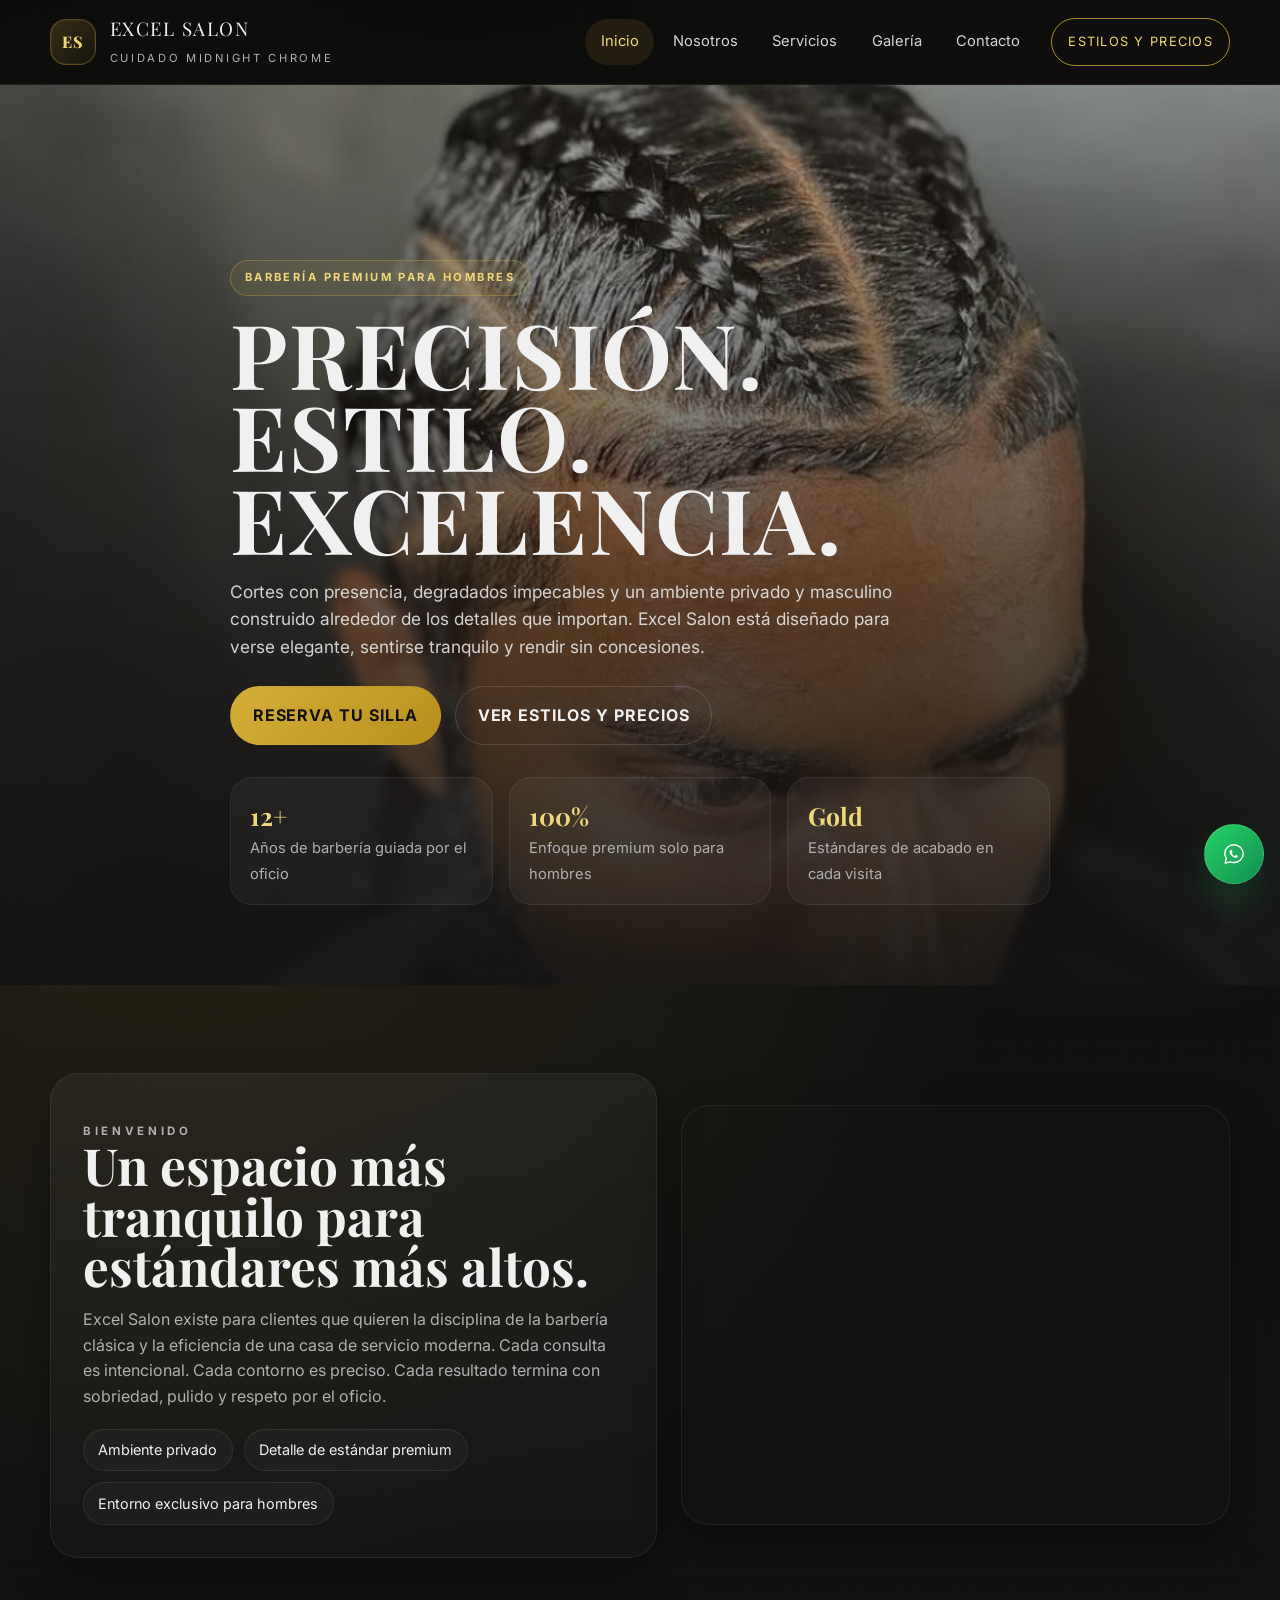
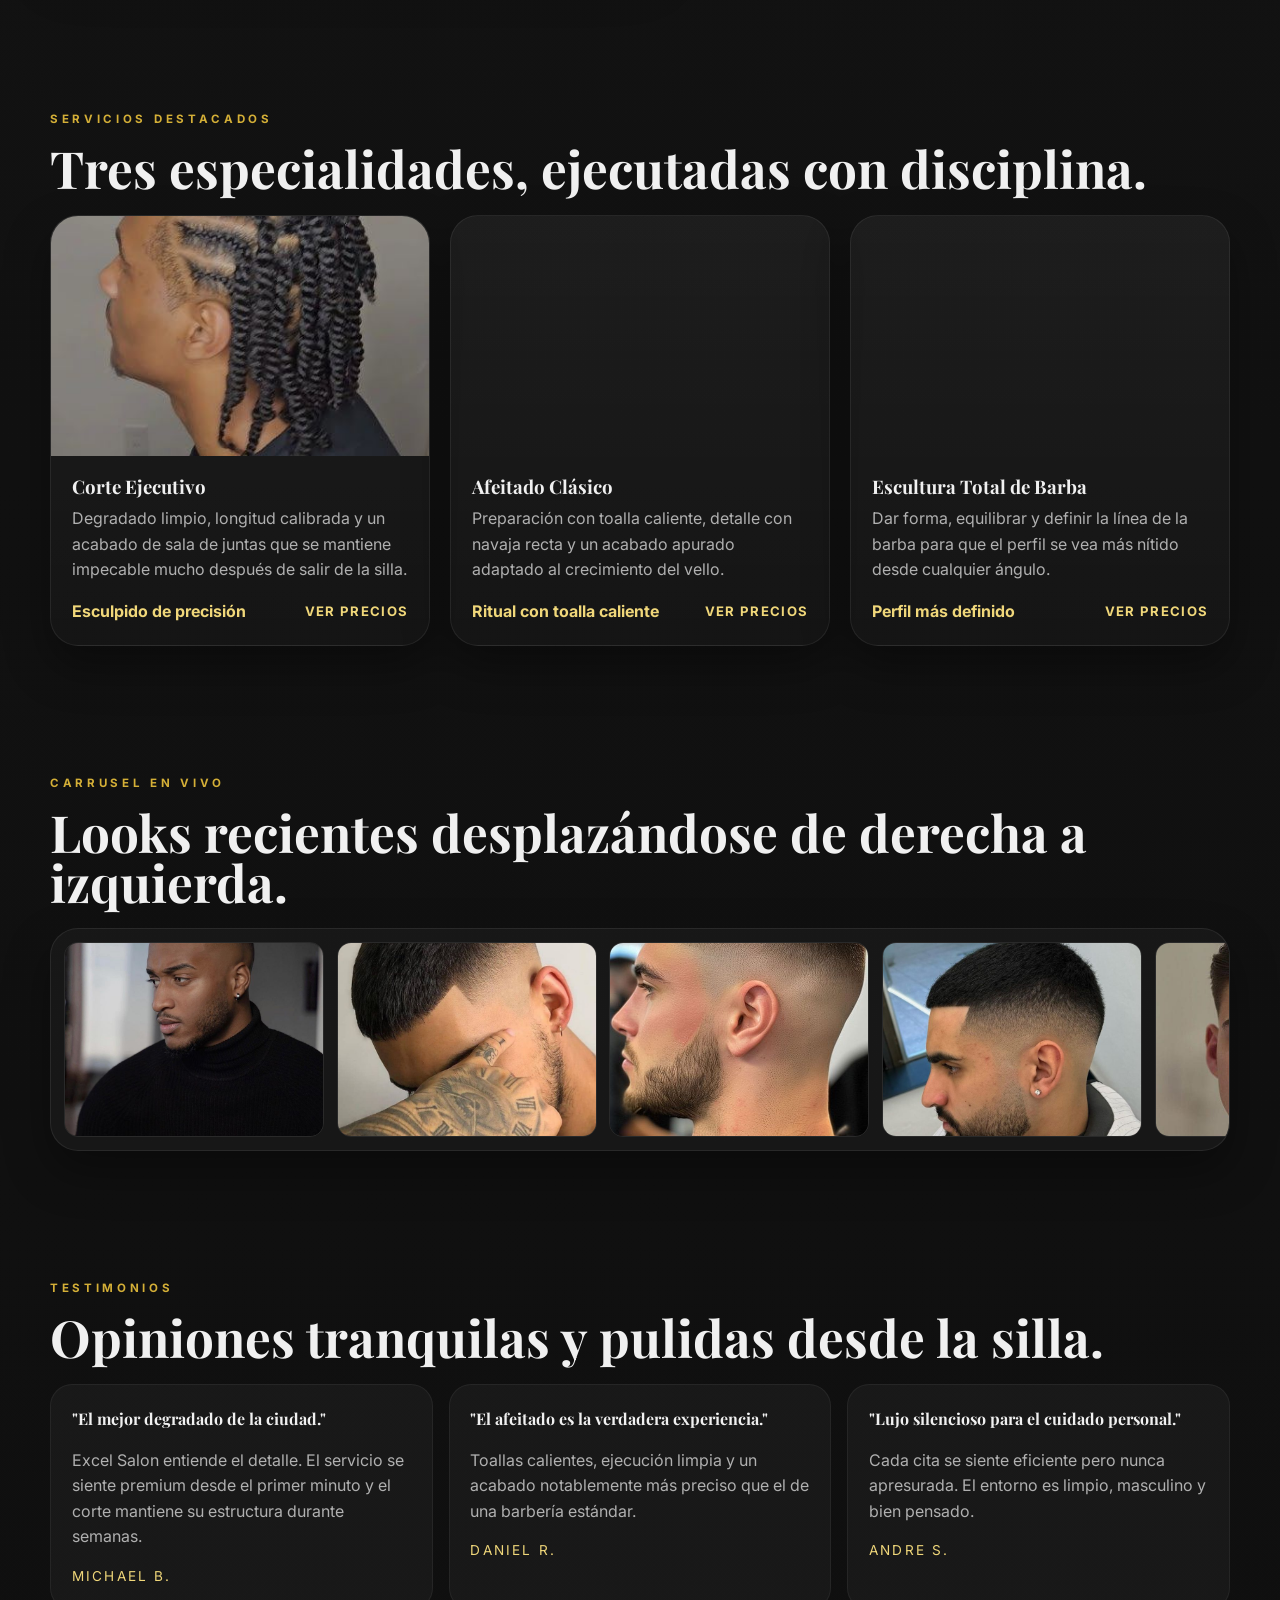
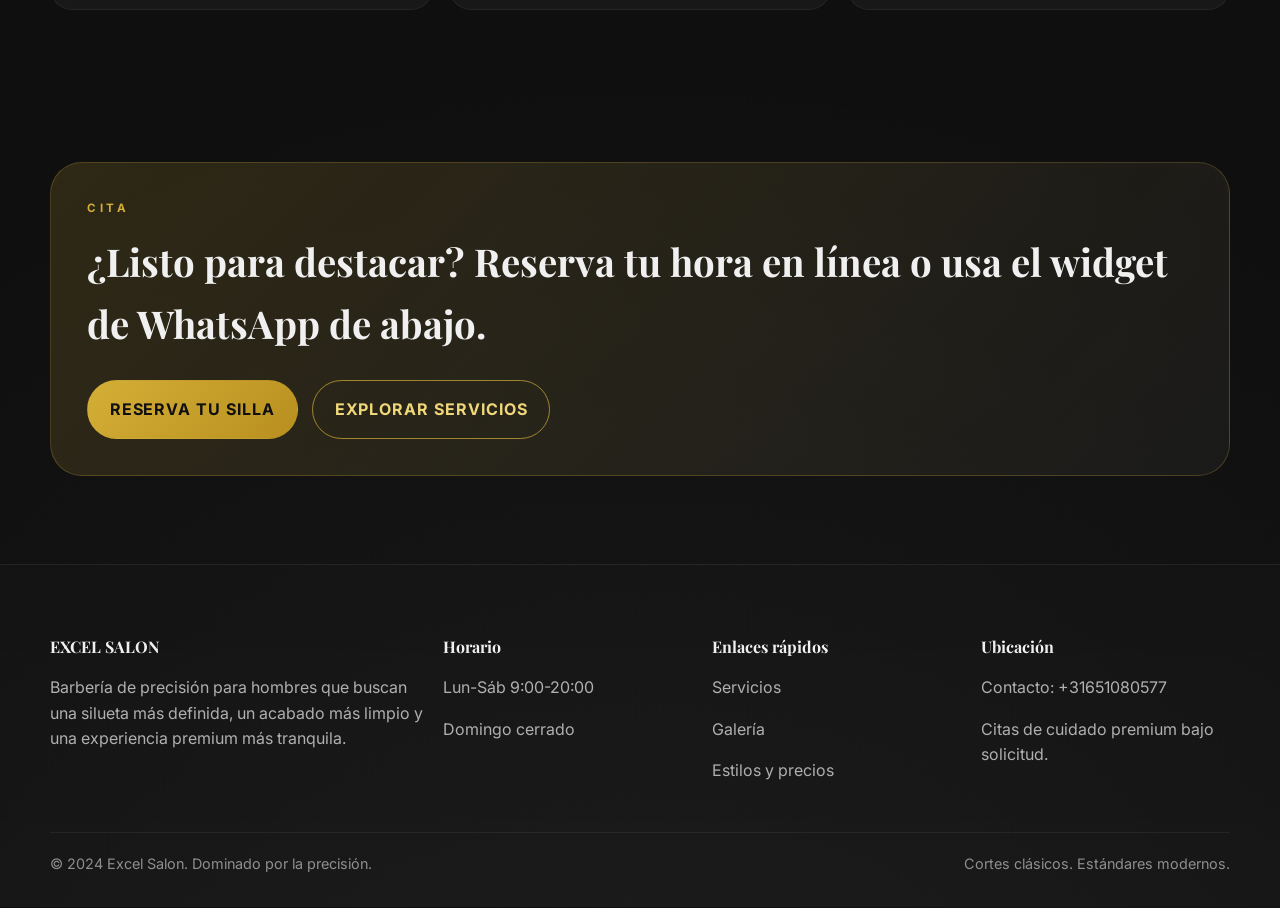
<file: index.html>
<!doctype html>
<html lang="es">
<head>
  <meta charset="utf-8">
  <meta name="viewport" content="width=device-width, initial-scale=1">
  <meta name="description" content="Excel Salon - premium men's barbering and grooming with a midnight chrome aesthetic.">
  <title>Excel Salon | Home</title>
  <link rel="stylesheet" href="styles.css">
</head>
<body>
  <!-- Global header injected by scripts.js -->
  <div data-global-header></div>

  <main>
    <section class="hero">
      <div class="hero-media" style="background-image:url('img/mens-23.jpg');"></div>
      <div class="container hero-copy reveal">
        <span class="hero-eyebrow">Barbería premium para hombres</span>
        <h1 class="hero-title">PRECISIÓN. ESTILO. EXCELENCIA.</h1>
        <p>Cortes con presencia, degradados impecables y un ambiente privado y masculino construido alrededor de los detalles que importan. Excel Salon está diseñado para verse elegante, sentirse tranquilo y rendir sin concesiones.</p>
        <div class="hero-actions">
          <a class="btn btn-primary" href="contact.html">Reserva tu silla</a>
          <a class="btn btn-secondary" href="styles-pricing.html">Ver estilos y precios</a>
        </div>
        <div class="stat-strip reveal" style="margin-top:2rem;">
          <div class="stat"><strong>12+</strong><span>Años de barbería guiada por el oficio</span></div>
          <div class="stat"><strong>100%</strong><span>Enfoque premium solo para hombres</span></div>
          <div class="stat"><strong>Gold</strong><span>Estándares de acabado en cada visita</span></div>
        </div>
      </div>
    </section>

    <section class="section reveal">
      <div class="container split">
        <div class="copy-block panel">
          <p class="section-kicker">Bienvenido</p>
          <h2 class="section-title">Un espacio más tranquilo para estándares más altos.</h2>
          <p>Excel Salon existe para clientes que quieren la disciplina de la barbería clásica y la eficiencia de una casa de servicio moderna. Cada consulta es intencional. Cada contorno es preciso. Cada resultado termina con sobriedad, pulido y respeto por el oficio.</p>
          <div class="pill-list">
            <span class="pill">Ambiente privado</span>
            <span class="pill">Detalle de estándar premium</span>
            <span class="pill">Entorno exclusivo para hombres</span>
          </div>
        </div>
        <div class="panel card-media" style="background-image:url('https://images.unsplash.com/photo-1622288432450-277d0d73b0b7?auto=format&fit=crop&w=1200&q=80'); min-height:420px;"></div>
      </div>
    </section>

    <section class="section compact reveal">
      <div class="container">
        <p class="section-kicker">Servicios destacados</p>
        <h2 class="section-title">Tres especialidades, ejecutadas con disciplina.</h2>
        <div class="grid-3" style="margin-top:1.4rem;">
          <article class="card">
            <div class="card-media" style="background-image:url('img/mens-25.jpg');"></div>
            <div class="card-body">
              <h3>Corte Ejecutivo</h3>
              <p>Degradado limpio, longitud calibrada y un acabado de sala de juntas que se mantiene impecable mucho después de salir de la silla.</p>
              <div class="card-meta"><span>Esculpido de precisión</span><a class="card-link" href="styles-pricing.html">Ver precios</a></div>
            </div>
          </article>
          <article class="card">
            <div class="card-media" style="background-image:url('https://images.unsplash.com/photo-1599351431202-1e0f0137899a?auto=format&fit=crop&w=1200&q=80');"></div>
            <div class="card-body">
              <h3>Afeitado Clásico</h3>
              <p>Preparación con toalla caliente, detalle con navaja recta y un acabado apurado adaptado al crecimiento del vello.</p>
              <div class="card-meta"><span>Ritual con toalla caliente</span><a class="card-link" href="styles-pricing.html">Ver precios</a></div>
            </div>
          </article>
          <article class="card">
            <div class="card-media" style="background-image:url('https://images.unsplash.com/photo-1517832606299-7ae9b720a186?auto=format&fit=crop&w=1200&q=80');"></div>
            <div class="card-body">
              <h3>Escultura Total de Barba</h3>
              <p>Dar forma, equilibrar y definir la línea de la barba para que el perfil se vea más nítido desde cualquier ángulo.</p>
              <div class="card-meta"><span>Perfil más definido</span><a class="card-link" href="styles-pricing.html">Ver precios</a></div>
            </div>
          </article>
        </div>
      </div>
    </section>

    <section class="section compact reveal">
      <div class="container">
        <p class="section-kicker">Carrusel en vivo</p>
        <h2 class="section-title">Looks recientes desplazándose de derecha a izquierda.</h2>
        <div class="gallery-marquee" aria-label="Homepage scrolling hairstyle carousel">
          <div class="gallery-marquee-track">
            <img src="img/mens-3.jpg" alt="Homepage carousel hairstyle 1">
            <img src="img/mens-4.jpg" alt="Homepage carousel hairstyle 2">
            <img src="img/mens-5.jpg" alt="Homepage carousel hairstyle 3">
            <img src="img/mens-6.jpg" alt="Homepage carousel hairstyle 4">
            <img src="img/mens-7.jpg" alt="Homepage carousel hairstyle 5">
            <img src="img/mens-8.jpg" alt="Homepage carousel hairstyle 6">
            <img src="img/mens-9.jpg" alt="Homepage carousel hairstyle 7">
            <img src="img/mens-10.jpg" alt="Homepage carousel hairstyle 8">

            <img src="img/mens-3.jpg" alt="Homepage carousel hairstyle 1 duplicate" aria-hidden="true">
            <img src="img/mens-4.jpg" alt="Homepage carousel hairstyle 2 duplicate" aria-hidden="true">
            <img src="img/mens-5.jpg" alt="Homepage carousel hairstyle 3 duplicate" aria-hidden="true">
            <img src="img/mens-6.jpg" alt="Homepage carousel hairstyle 4 duplicate" aria-hidden="true">
            <img src="img/mens-7.jpg" alt="Homepage carousel hairstyle 5 duplicate" aria-hidden="true">
            <img src="img/mens-8.jpg" alt="Homepage carousel hairstyle 6 duplicate" aria-hidden="true">
            <img src="img/mens-9.jpg" alt="Homepage carousel hairstyle 7 duplicate" aria-hidden="true">
            <img src="img/mens-10.jpg" alt="Homepage carousel hairstyle 8 duplicate" aria-hidden="true">
          </div>
        </div>
      </div>
    </section>

    <section class="section compact reveal">
      <div class="container">
        <p class="section-kicker">Testimonios</p>
        <h2 class="section-title">Opiniones tranquilas y pulidas desde la silla.</h2>
        <div class="review-grid" style="margin-top:1.4rem;">
          <article class="review">
            <h4>"El mejor degradado de la ciudad."</h4>
            <p>Excel Salon entiende el detalle. El servicio se siente premium desde el primer minuto y el corte mantiene su estructura durante semanas.</p>
            <div class="caption">Michael B.</div>
          </article>
          <article class="review">
            <h4>"El afeitado es la verdadera experiencia."</h4>
            <p>Toallas calientes, ejecución limpia y un acabado notablemente más preciso que el de una barbería estándar.</p>
            <div class="caption">Daniel R.</div>
          </article>
          <article class="review">
            <h4>"Lujo silencioso para el cuidado personal."</h4>
            <p>Cada cita se siente eficiente pero nunca apresurada. El entorno es limpio, masculino y bien pensado.</p>
            <div class="caption">Andre S.</div>
          </article>
        </div>
      </div>
    </section>

    <section class="section reveal">
      <div class="container cta-banner">
        <p class="section-kicker">Cita</p>
        <h2>¿Listo para destacar? Reserva tu hora en línea o usa el widget de WhatsApp de abajo.</h2>
        <div class="action-row">
          <a class="btn btn-primary" href="contact.html">Reserva tu silla</a>
          <a class="btn btn-outline" href="services.html">Explorar servicios</a>
        </div>
      </div>
    </section>
  </main>

  <!-- Global footer injected by scripts.js -->
  <div data-global-footer></div>
  <script src="scripts.js" defer></script>
</body>
</html>
</file>
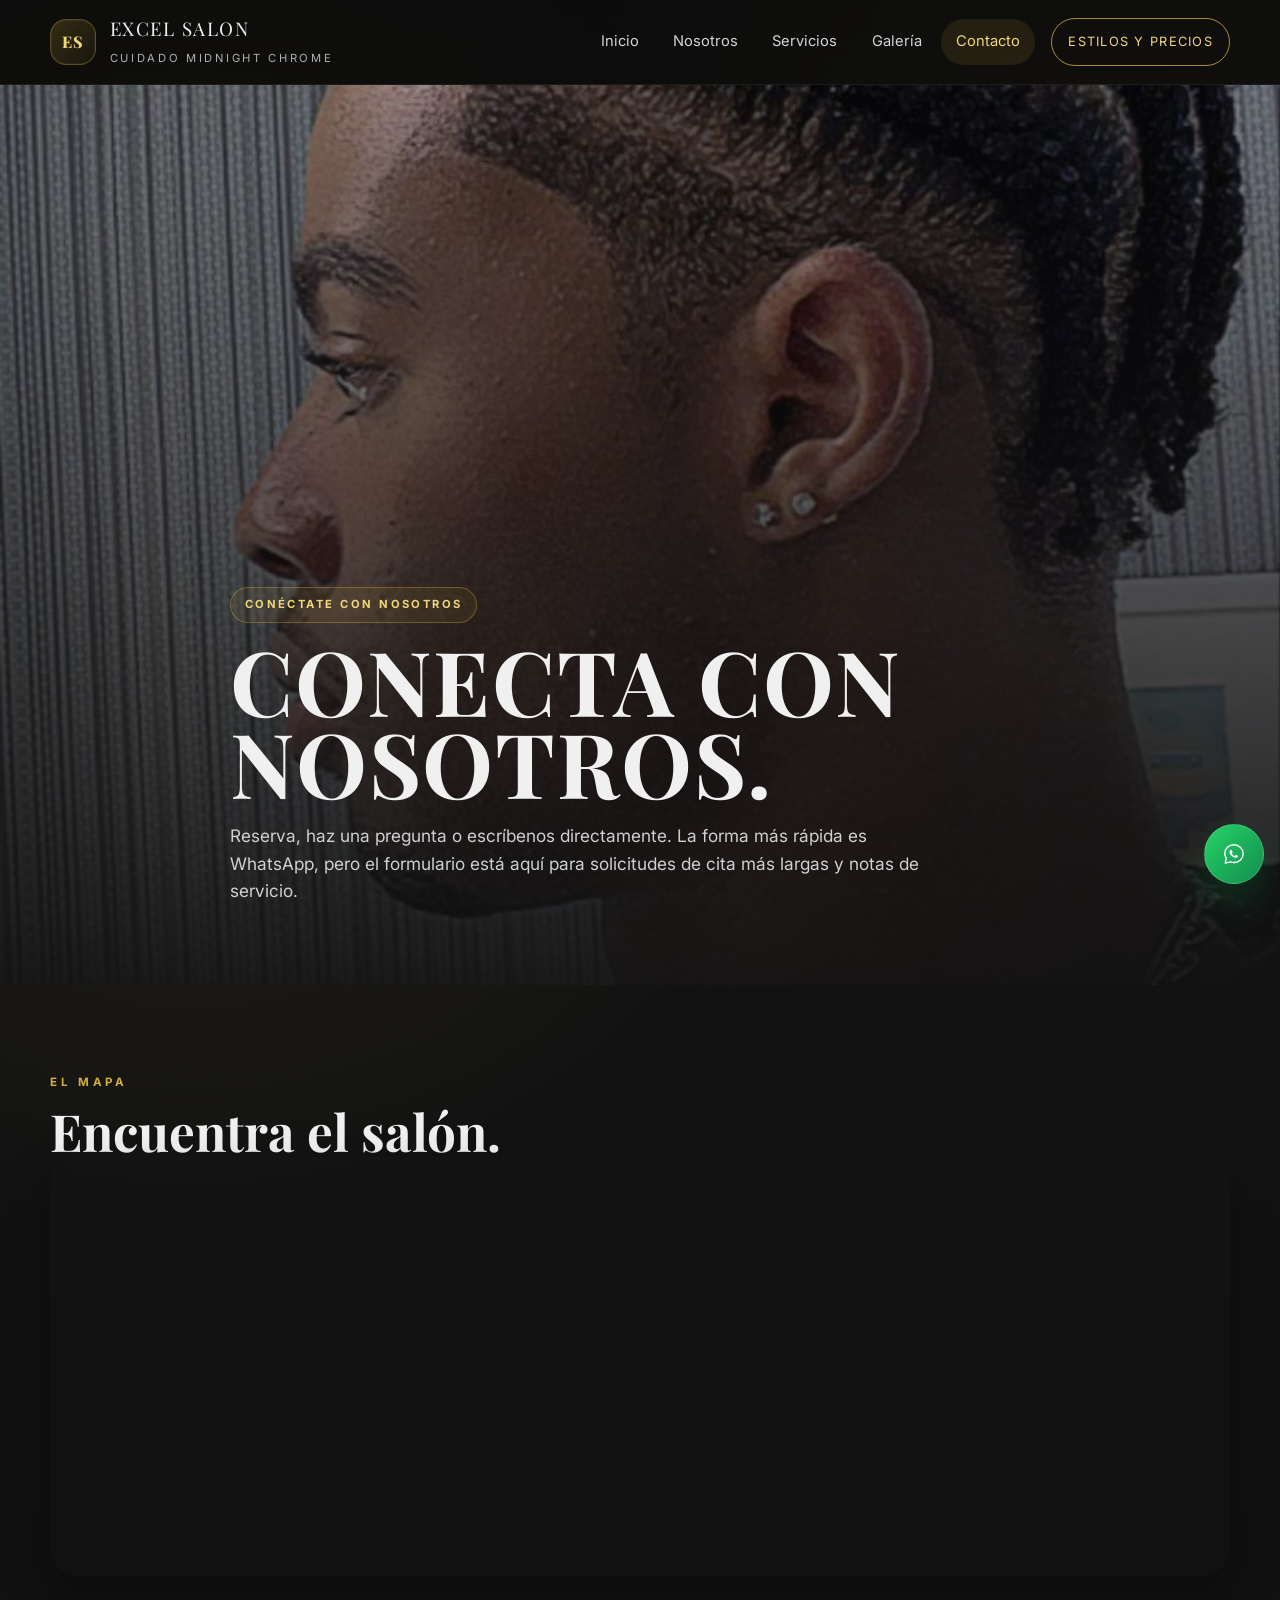
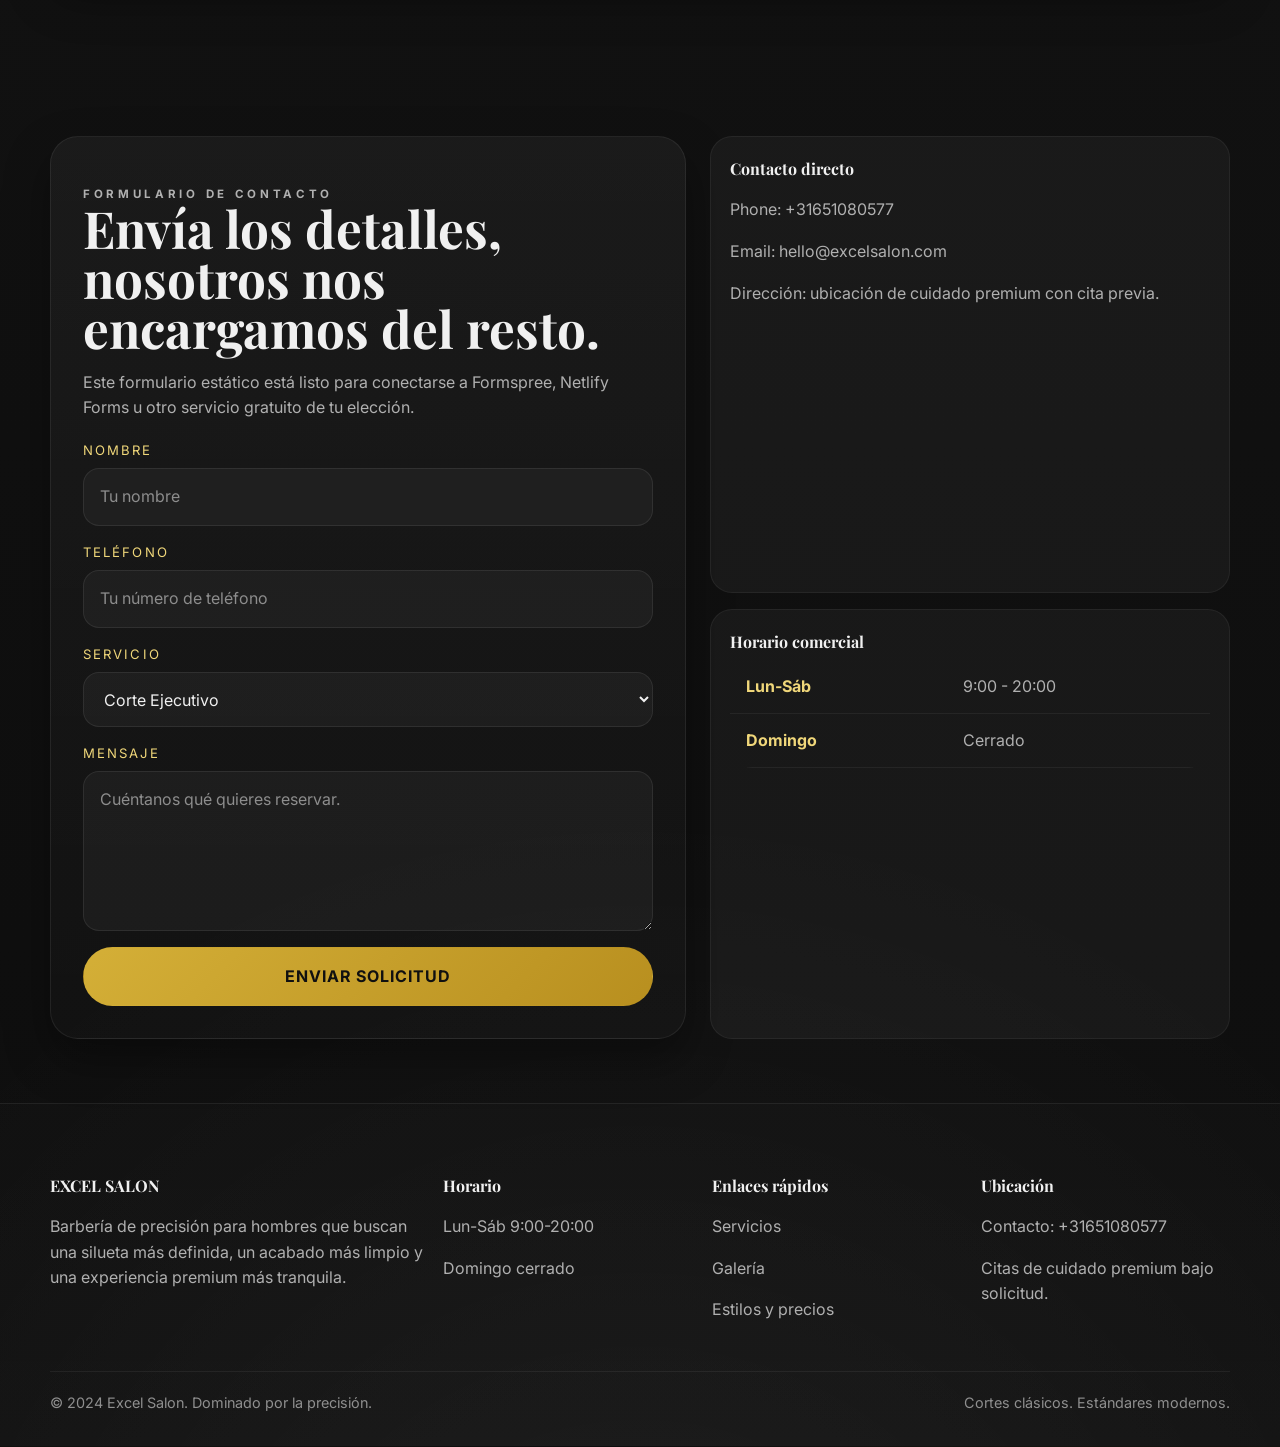
<file: contact.html>
<!doctype html>
<html lang="es">
<head>
  <meta charset="utf-8">
  <meta name="viewport" content="width=device-width, initial-scale=1">
  <meta name="description" content="Contacta a Excel Salon para citas, indicaciones y horario.">
  <title>Excel Salon | Contacto</title>
  <link rel="stylesheet" href="styles.css">
</head>
<body>
  <!-- Global header injected by scripts.js -->
  <div data-global-header></div>

  <main>
    <section class="hero">
      <div class="hero-media" style="background-image:url('img/mens-22.jpg');"></div>
      <div class="container hero-copy reveal">
        <span class="hero-eyebrow">Conéctate con nosotros</span>
        <h1 class="hero-title">CONECTA CON NOSOTROS.</h1>
        <p>Reserva, haz una pregunta o escríbenos directamente. La forma más rápida es WhatsApp, pero el formulario está aquí para solicitudes de cita más largas y notas de servicio.</p>
      </div>
    </section>

    <section class="section reveal">
      <div class="container">
        <p class="section-kicker">El mapa</p>
        <h2 class="section-title">Encuentra el salón.</h2>
        <iframe
          class="map-frame"
          title="Mapa de ubicación de Excel Salon"
          loading="lazy"
          referrerpolicy="no-referrer-when-downgrade"
          src="https://www.google.com/maps?q=Amsterdam&output=embed">
        </iframe>
      </div>
    </section>

    <section class="section compact reveal">
      <div class="container contact-grid">
        <div class="panel copy-block">
          <p class="section-kicker">Formulario de contacto</p>
          <h2 class="section-title">Envía los detalles, nosotros nos encargamos del resto.</h2>
          <p>Este formulario estático está listo para conectarse a Formspree, Netlify Forms u otro servicio gratuito de tu elección.</p>
          <form class="form-grid" action="#" method="post" style="margin-top:1.2rem;">
            <div class="field">
              <label for="name">Nombre</label>
              <input id="name" name="name" type="text" placeholder="Tu nombre">
            </div>
            <div class="field">
              <label for="phone">Teléfono</label>
              <input id="phone" name="phone" type="tel" placeholder="Tu número de teléfono">
            </div>
            <div class="field">
              <label for="service">Servicio</label>
              <select id="service" name="service">
                <option>Corte Ejecutivo</option>
                <option>Afeitado Clásico</option>
                <option>Esculpido de Barba</option>
                <option>Consulta de estilos y precios</option>
              </select>
            </div>
            <div class="field">
              <label for="message">Mensaje</label>
              <textarea id="message" name="message" placeholder="Cuéntanos qué quieres reservar."></textarea>
            </div>
            <button class="btn btn-primary" type="submit">Enviar solicitud</button>
          </form>
        </div>

        <div class="info-stack">
          <article class="info-card">
            <h4>Contacto directo</h4>
            <p>Phone: +31651080577</p>
            <p>Email: hello@excelsalon.com</p>
            <p>Dirección: ubicación de cuidado premium con cita previa.</p>
          </article>
          <article class="info-card">
            <h4>Horario comercial</h4>
            <table class="hours-table">
              <tr><th>Lun-Sáb</th><td>9:00 - 20:00</td></tr>
              <tr><th>Domingo</th><td>Cerrado</td></tr>
            </table>
          </article>
        </div>
      </div>
    </section>
  </main>

  <!-- Global footer injected by scripts.js -->
  <div data-global-footer></div>
  <script src="scripts.js" defer></script>
</body>
</html>
</file>
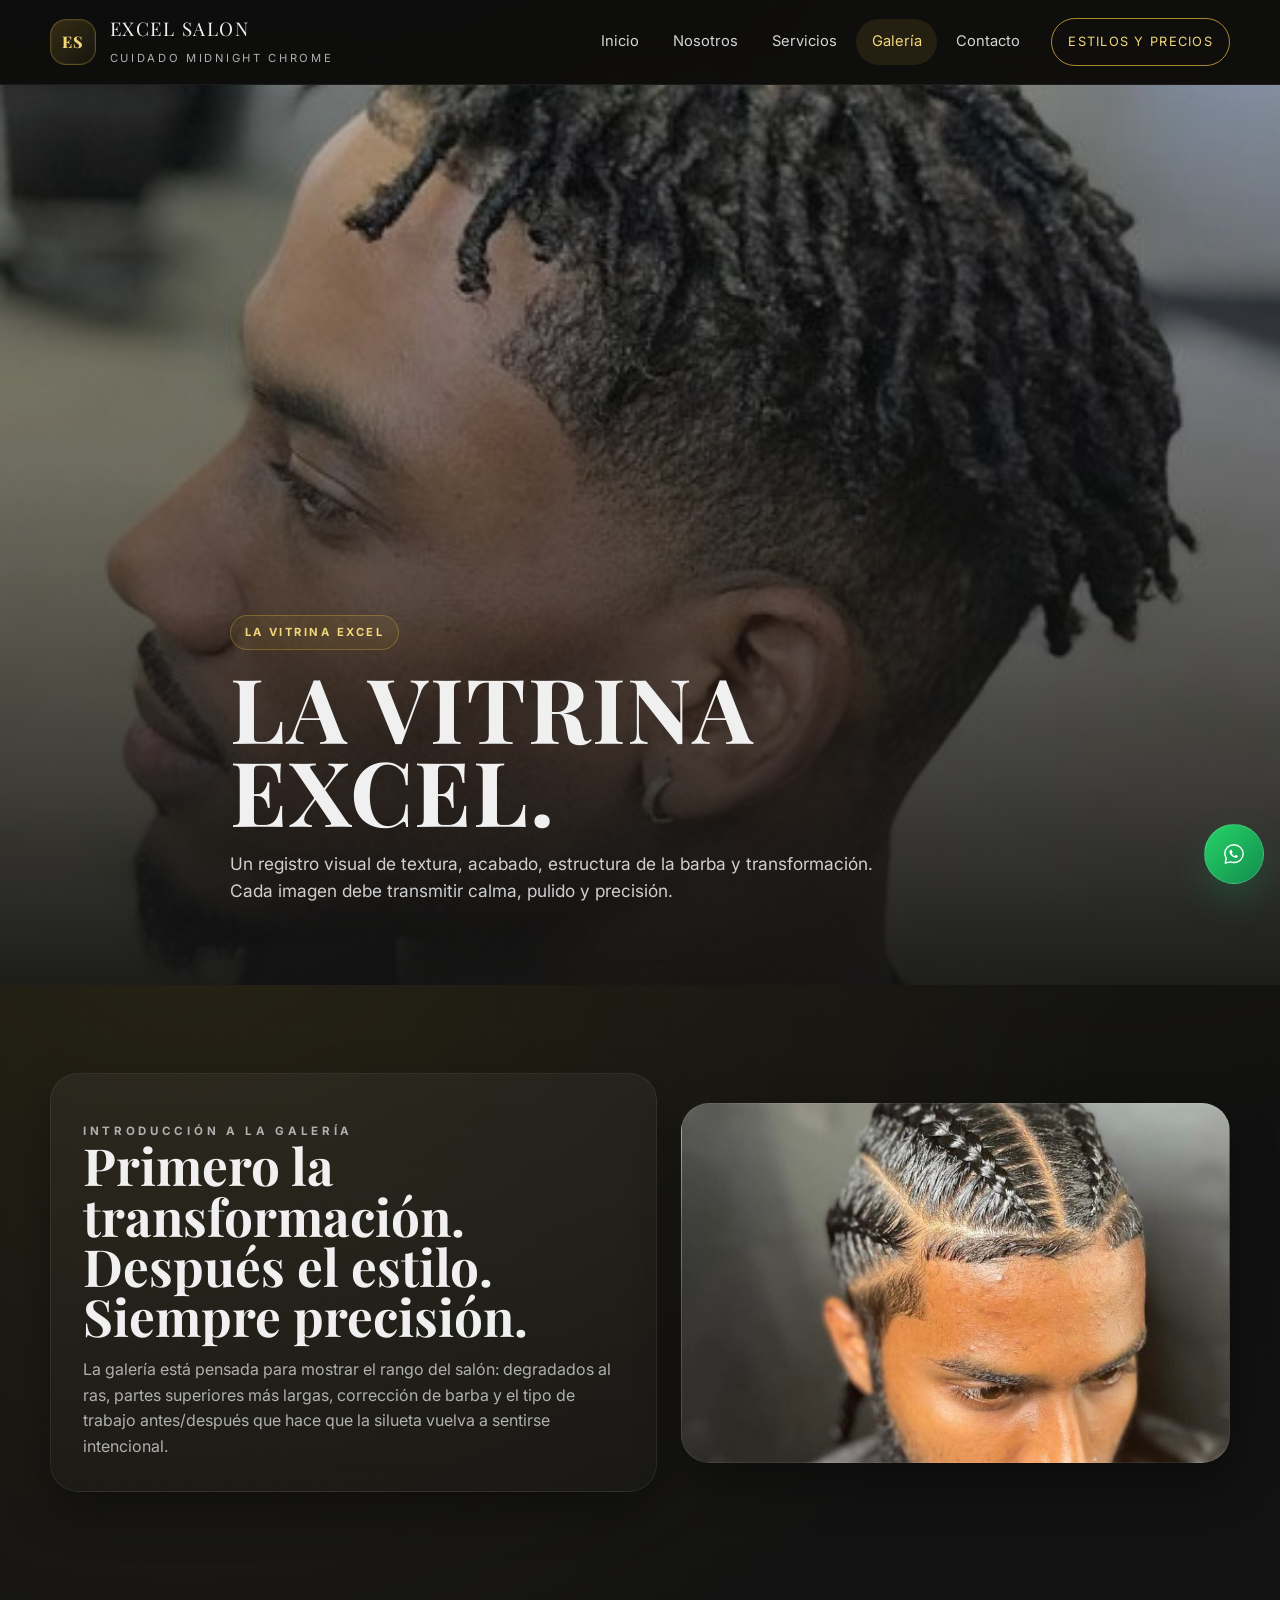
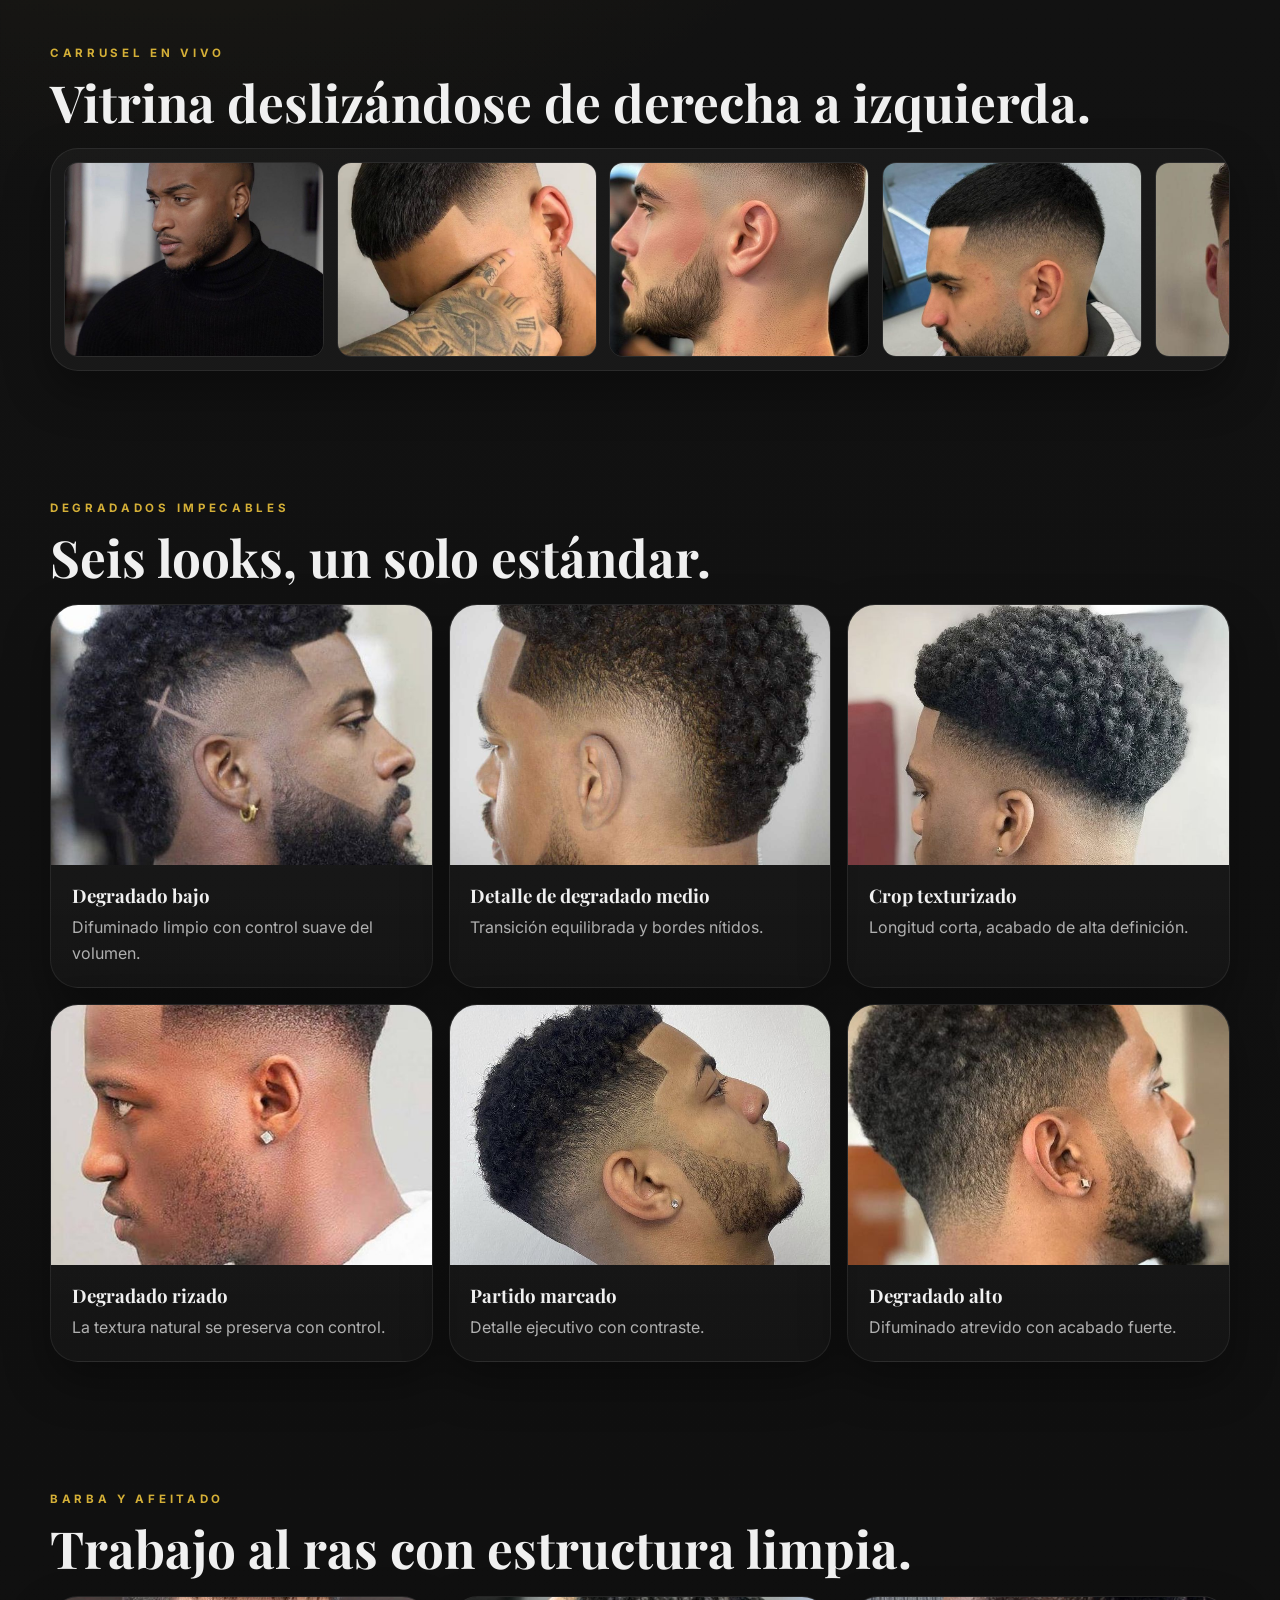
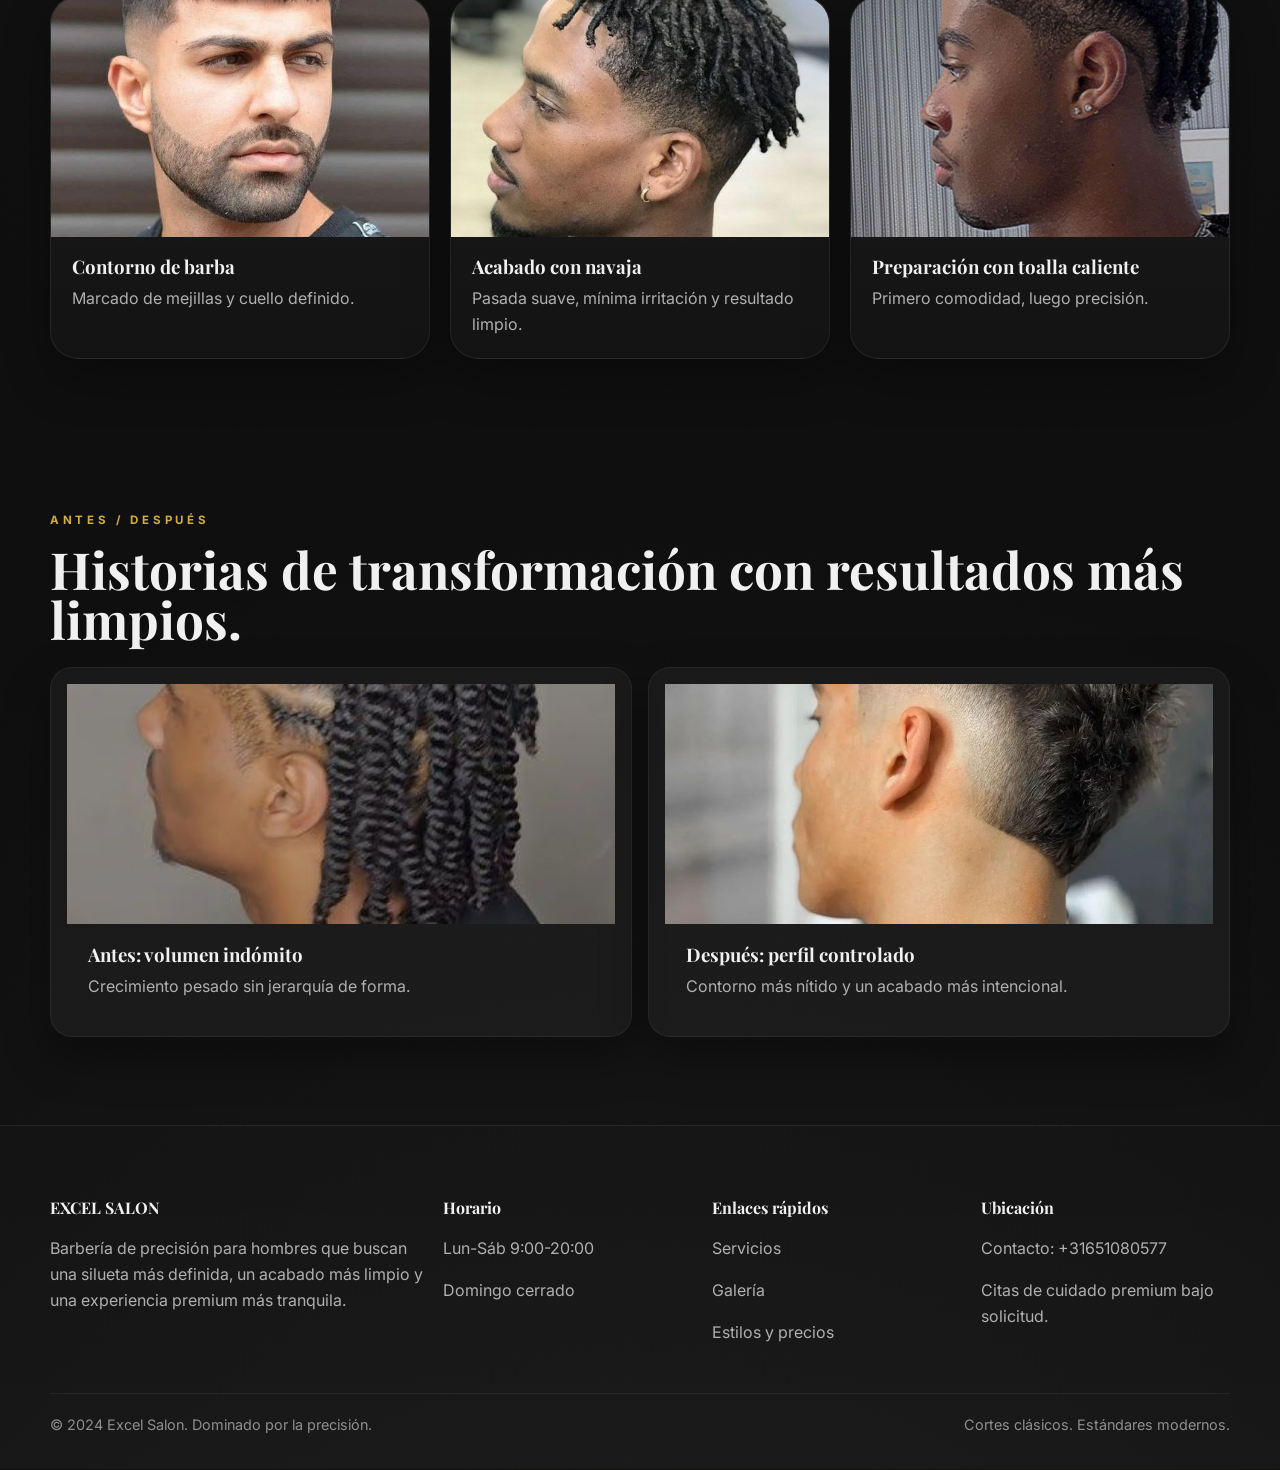
<file: gallery.html>
<!doctype html>
<html lang="es">
<head>
  <meta charset="utf-8">
  <meta name="viewport" content="width=device-width, initial-scale=1">
  <meta name="description" content="Galería de Excel Salon con degradados, trabajo de barba y transformaciones.">
  <title>Excel Salon | Galería</title>
  <link rel="stylesheet" href="styles.css">
</head>
<body>
  <!-- Global header injected by scripts.js -->
  <div data-global-header></div>

  <main>
    <section class="hero">
      <div class="hero-media" style="background-image:url('img/mens-21.jpg');"></div>
      <div class="container hero-copy reveal">
        <span class="hero-eyebrow">La vitrina Excel</span>
        <h1 class="hero-title">LA VITRINA EXCEL.</h1>
        <p>Un registro visual de textura, acabado, estructura de la barba y transformación. Cada imagen debe transmitir calma, pulido y precisión.</p>
      </div>
    </section>

    <section class="section reveal">
      <div class="container split">
        <div class="copy-block panel">
          <p class="section-kicker">Introducción a la galería</p>
          <h2 class="section-title">Primero la transformación. Después el estilo. Siempre precisión.</h2>
          <p>La galería está pensada para mostrar el rango del salón: degradados al ras, partes superiores más largas, corrección de barba y el tipo de trabajo antes/después que hace que la silueta vuelva a sentirse intencional.</p>
        </div>
        <div class="panel card-media" style="background-image:url('img/mens-23.jpg'); min-height:360px;"></div>
      </div>
    </section>

    <section class="section compact reveal">
      <div class="container">
        <p class="section-kicker">Carrusel en vivo</p>
        <h2 class="section-title">Vitrina deslizándose de derecha a izquierda.</h2>
        <div class="gallery-marquee" aria-label="Carrusel de peinados en movimiento">
          <div class="gallery-marquee-track">
            <img src="img/mens-3.jpg" alt="Imagen de peinado para hombres 1">
            <img src="img/mens-4.jpg" alt="Imagen de peinado para hombres 2">
            <img src="img/mens-5.jpg" alt="Imagen de peinado para hombres 3">
            <img src="img/mens-6.jpg" alt="Imagen de peinado para hombres 4">
            <img src="img/mens-7.jpg" alt="Imagen de peinado para hombres 5">
            <img src="img/mens-8.jpg" alt="Imagen de peinado para hombres 6">
            <img src="img/mens-9.jpg" alt="Imagen de peinado para hombres 7">
            <img src="img/mens-10.jpg" alt="Imagen de peinado para hombres 8">
            <img src="img/mens-11.jpg" alt="Imagen de peinado para hombres 9">
            <img src="img/mens-12.jpg" alt="Imagen de peinado para hombres 10">

            <img src="img/mens-3.jpg" alt="Imagen duplicada de peinado para hombres 1" aria-hidden="true">
            <img src="img/mens-4.jpg" alt="Imagen duplicada de peinado para hombres 2" aria-hidden="true">
            <img src="img/mens-5.jpg" alt="Imagen duplicada de peinado para hombres 3" aria-hidden="true">
            <img src="img/mens-6.jpg" alt="Imagen duplicada de peinado para hombres 4" aria-hidden="true">
            <img src="img/mens-7.jpg" alt="Imagen duplicada de peinado para hombres 5" aria-hidden="true">
            <img src="img/mens-8.jpg" alt="Imagen duplicada de peinado para hombres 6" aria-hidden="true">
            <img src="img/mens-9.jpg" alt="Imagen duplicada de peinado para hombres 7" aria-hidden="true">
            <img src="img/mens-10.jpg" alt="Imagen duplicada de peinado para hombres 8" aria-hidden="true">
            <img src="img/mens-11.jpg" alt="Imagen duplicada de peinado para hombres 9" aria-hidden="true">
            <img src="img/mens-12.jpg" alt="Imagen duplicada de peinado para hombres 10" aria-hidden="true">
          </div>
        </div>
      </div>
    </section>

    <section class="section compact reveal">
      <div class="container">
        <p class="section-kicker">Degradados impecables</p>
        <h2 class="section-title">Seis looks, un solo estándar.</h2>
        <div class="gallery-grid" style="margin-top:1.4rem;">
          <article class="card"><div class="card-media" style="background-image:url('img/mens-13.jpg');"></div><div class="card-body"><h3>Degradado bajo</h3><p>Difuminado limpio con control suave del volumen.</p></div></article>
          <article class="card"><div class="card-media" style="background-image:url('img/mens-14.jpg');"></div><div class="card-body"><h3>Detalle de degradado medio</h3><p>Transición equilibrada y bordes nítidos.</p></div></article>
          <article class="card"><div class="card-media" style="background-image:url('img/mens-15.jpg');"></div><div class="card-body"><h3>Crop texturizado</h3><p>Longitud corta, acabado de alta definición.</p></div></article>
          <article class="card"><div class="card-media" style="background-image:url('img/mens-16.jpg');"></div><div class="card-body"><h3>Degradado rizado</h3><p>La textura natural se preserva con control.</p></div></article>
          <article class="card"><div class="card-media" style="background-image:url('img/mens-17.jpg');"></div><div class="card-body"><h3>Partido marcado</h3><p>Detalle ejecutivo con contraste.</p></div></article>
          <article class="card"><div class="card-media" style="background-image:url('img/mens-18.jpg');"></div><div class="card-body"><h3>Degradado alto</h3><p>Difuminado atrevido con acabado fuerte.</p></div></article>
        </div>
      </div>
    </section>

    <section class="section compact reveal">
      <div class="container">
        <p class="section-kicker">Barba y afeitado</p>
        <h2 class="section-title">Trabajo al ras con estructura limpia.</h2>
        <div class="grid-3" style="margin-top:1.4rem;">
          <article class="card"><div class="card-media" style="background-image:url('img/mens-20.jpg');"></div><div class="card-body"><h3>Contorno de barba</h3><p>Marcado de mejillas y cuello definido.</p></div></article>
          <article class="card"><div class="card-media" style="background-image:url('img/mens-21.jpg');"></div><div class="card-body"><h3>Acabado con navaja</h3><p>Pasada suave, mínima irritación y resultado limpio.</p></div></article>
          <article class="card"><div class="card-media" style="background-image:url('img/mens-22.jpg');"></div><div class="card-body"><h3>Preparación con toalla caliente</h3><p>Primero comodidad, luego precisión.</p></div></article>
        </div>
      </div>
    </section>

    <section class="section reveal">
      <div class="container">
        <p class="section-kicker">Antes / Después</p>
        <h2 class="section-title">Historias de transformación con resultados más limpios.</h2>
        <div class="before-after" style="margin-top:1.4rem;">
          <div class="before card"><div class="card-media" style="background-image:url('img/mens-25.jpg');"></div><div class="card-body"><h3>Antes: volumen indómito</h3><p>Crecimiento pesado sin jerarquía de forma.</p></div></div>
          <div class="after card"><div class="card-media" style="background-image:url('img/mens-28.jpg');"></div><div class="card-body"><h3>Después: perfil controlado</h3><p>Contorno más nítido y un acabado más intencional.</p></div></div>
        </div>
      </div>
    </section>
  </main>

  <!-- Global footer injected by scripts.js -->
  <div data-global-footer></div>
  <script src="scripts.js" defer></script>
</body>
</html>
</file>
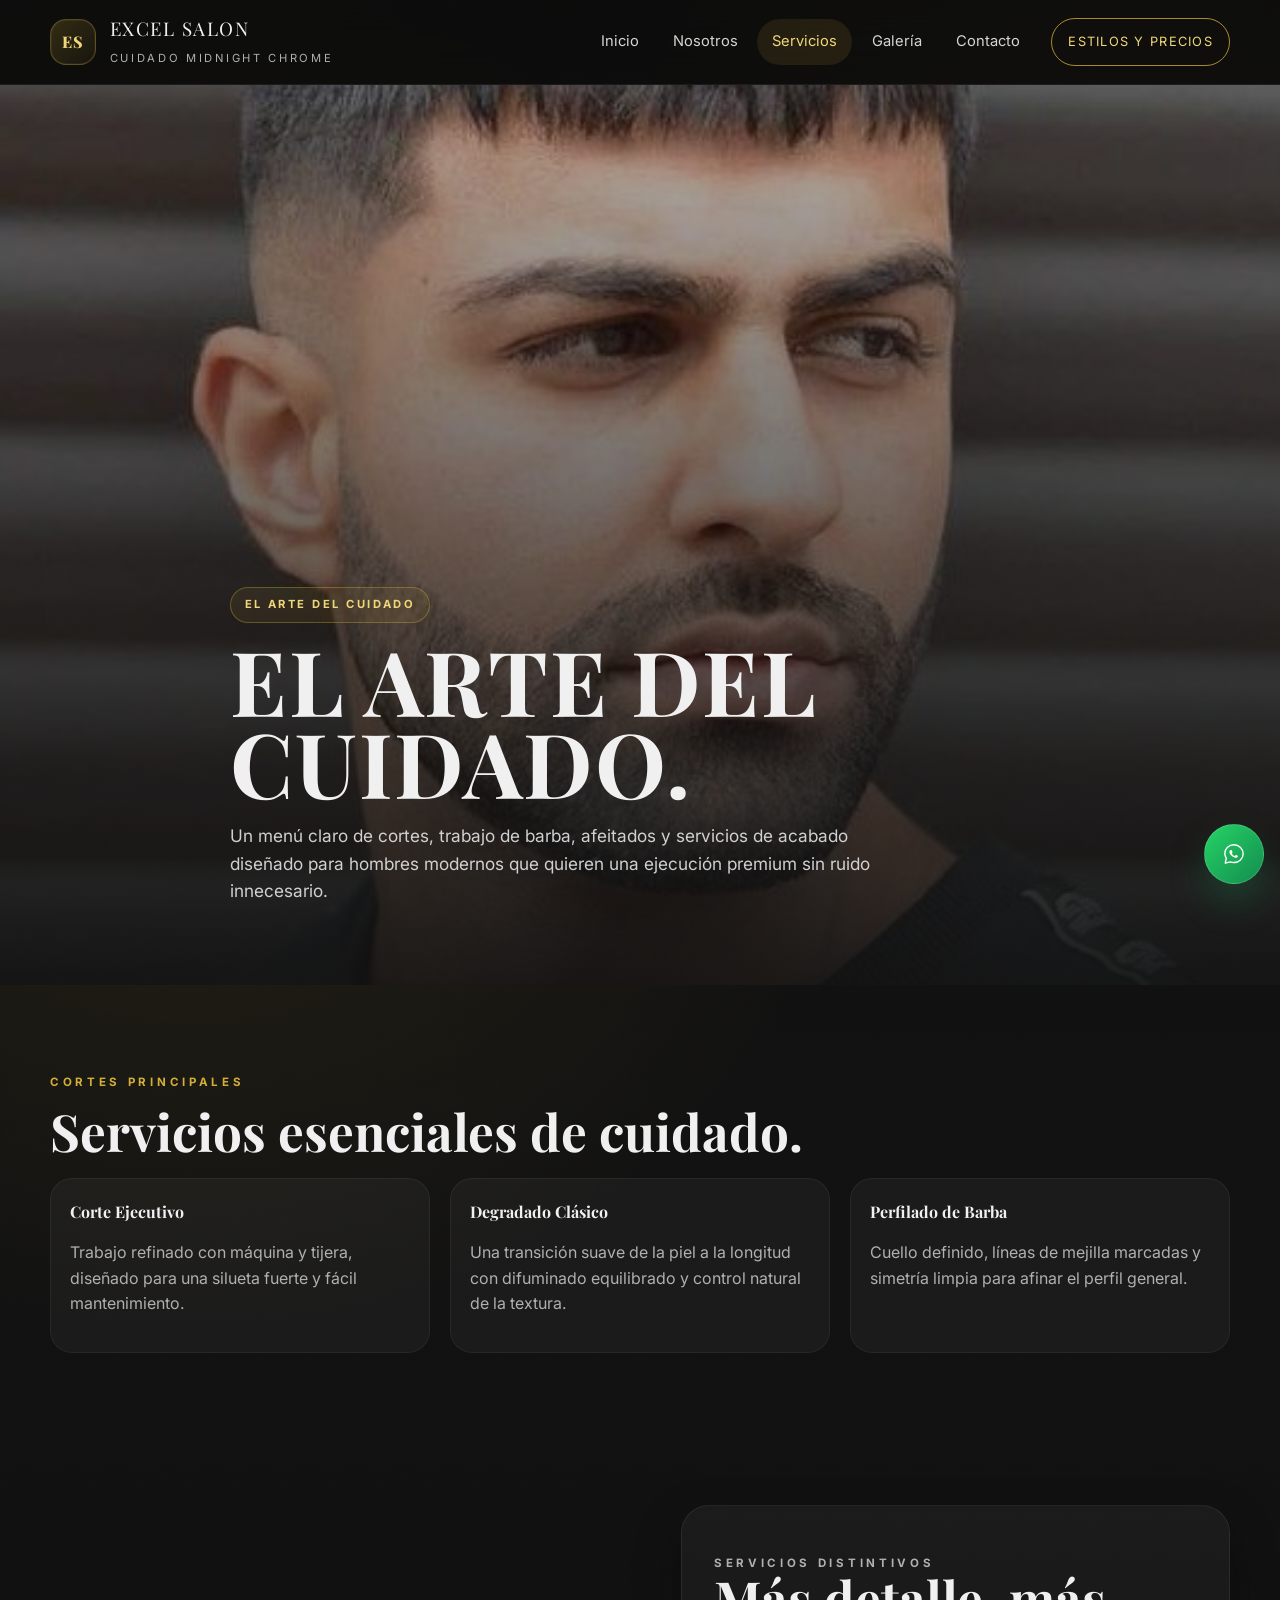
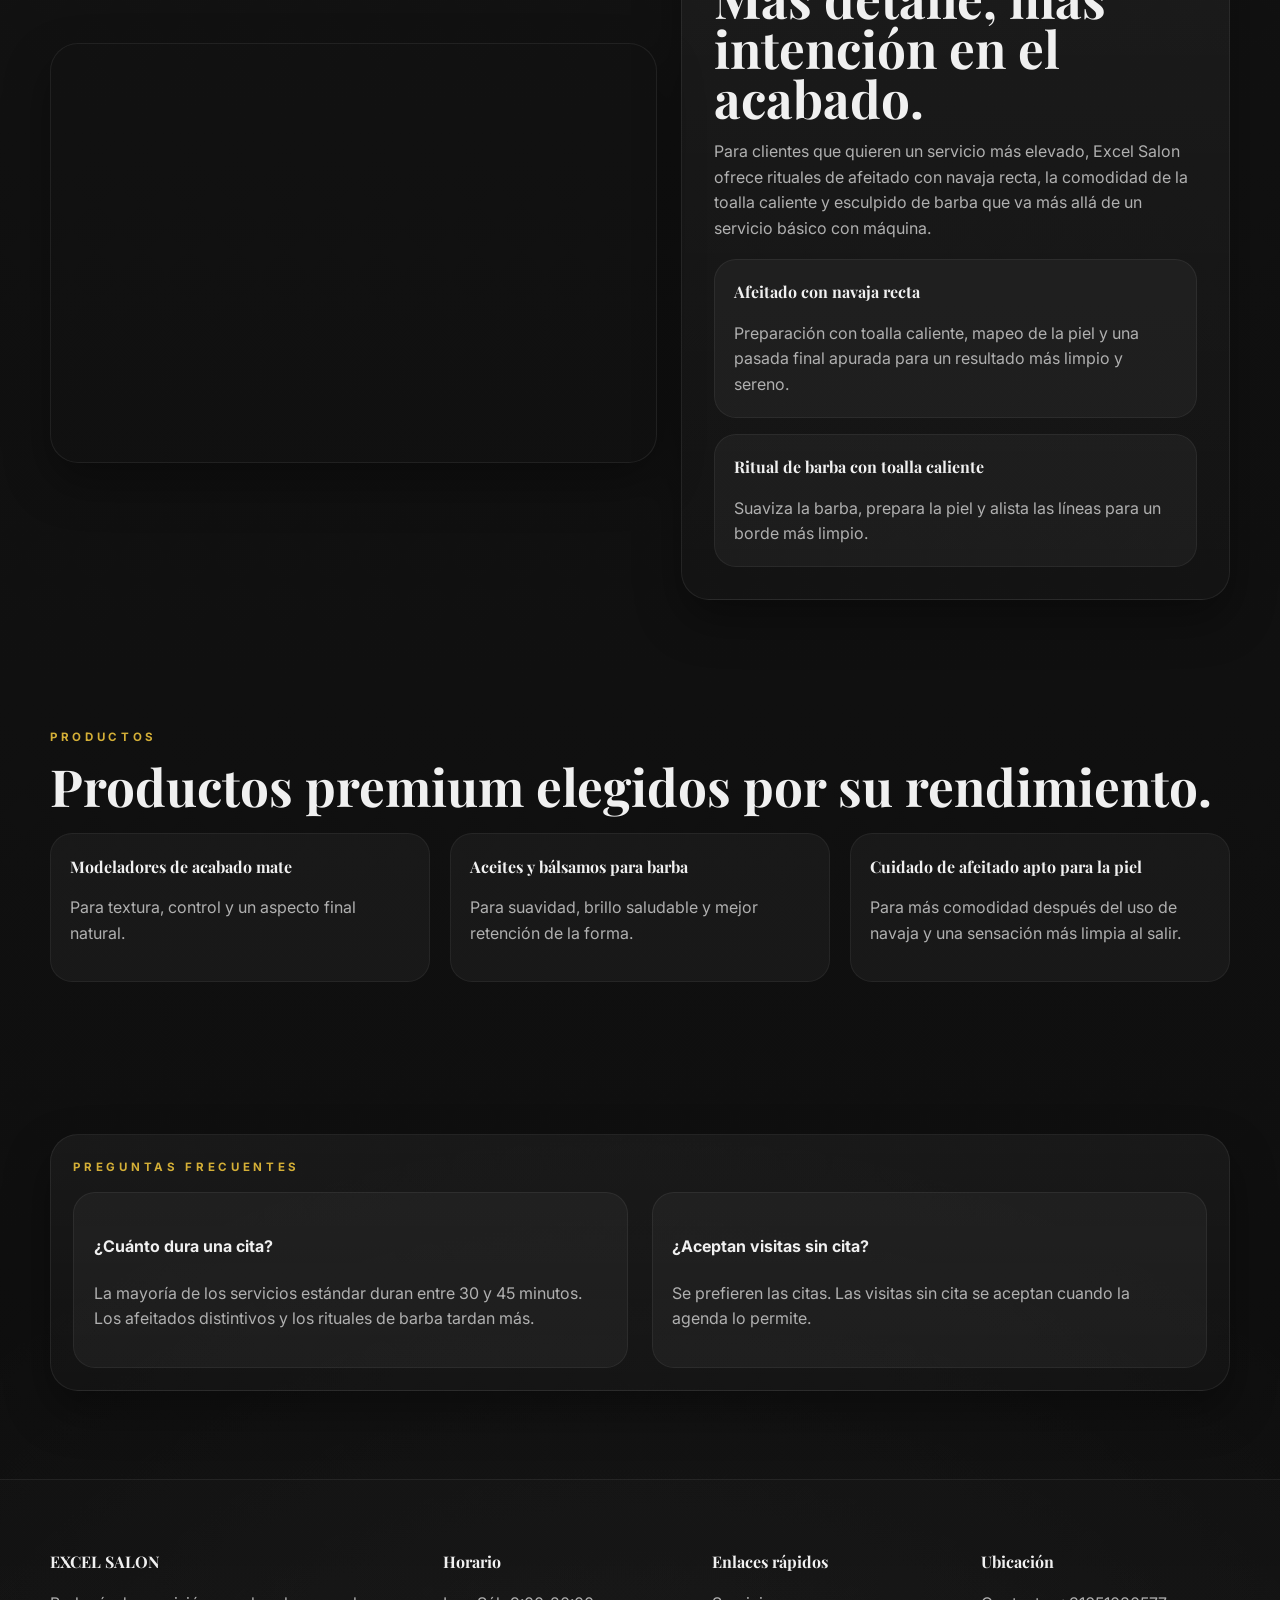
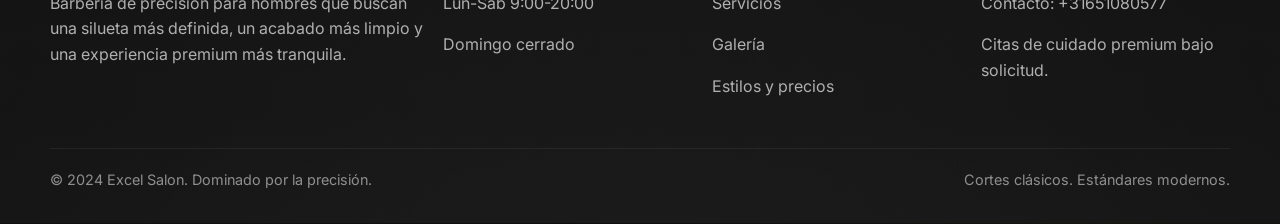
<file: services.html>
<!doctype html>
<html lang="es">
<head>
  <meta charset="utf-8">
  <meta name="viewport" content="width=device-width, initial-scale=1">
  <meta name="description" content="Resumen de servicios de Excel Salon para el cuidado moderno de los hombres.">
  <title>Excel Salon | Servicios</title>
  <link rel="stylesheet" href="styles.css">
</head>
<body>
  <!-- Global header injected by scripts.js -->
  <div data-global-header></div>

  <main>
    <section class="hero">
      <div class="hero-media" style="background-image:url('img/mens-20.jpg');"></div>
      <div class="container hero-copy reveal">
        <span class="hero-eyebrow">El arte del cuidado</span>
        <h1 class="hero-title">EL ARTE DEL CUIDADO.</h1>
        <p>Un menú claro de cortes, trabajo de barba, afeitados y servicios de acabado diseñado para hombres modernos que quieren una ejecución premium sin ruido innecesario.</p>
      </div>
    </section>

    <section class="section reveal">
      <div class="container">
        <p class="section-kicker">Cortes principales</p>
        <h2 class="section-title">Servicios esenciales de cuidado.</h2>
        <div class="grid-3" style="margin-top:1.4rem;">
          <article class="info-card">
            <h4>Corte Ejecutivo</h4>
            <p>Trabajo refinado con máquina y tijera, diseñado para una silueta fuerte y fácil mantenimiento.</p>
          </article>
          <article class="info-card">
            <h4>Degradado Clásico</h4>
            <p>Una transición suave de la piel a la longitud con difuminado equilibrado y control natural de la textura.</p>
          </article>
          <article class="info-card">
            <h4>Perfilado de Barba</h4>
            <p>Cuello definido, líneas de mejilla marcadas y simetría limpia para afinar el perfil general.</p>
          </article>
        </div>
      </div>
    </section>

    <section class="section compact reveal">
      <div class="container split">
        <div class="panel card-media" style="background-image:url('https://images.unsplash.com/photo-1517832606299-7ae9b720a186?auto=format&fit=crop&w=1200&q=80'); min-height:420px;"></div>
        <div class="copy-block panel">
          <p class="section-kicker">Servicios distintivos</p>
          <h2 class="section-title">Más detalle, más intención en el acabado.</h2>
          <p>Para clientes que quieren un servicio más elevado, Excel Salon ofrece rituales de afeitado con navaja recta, la comodidad de la toalla caliente y esculpido de barba que va más allá de un servicio básico con máquina.</p>
          <div class="feature-list" style="margin-top:1.1rem;">
            <div class="info-card">
              <h4>Afeitado con navaja recta</h4>
              <p>Preparación con toalla caliente, mapeo de la piel y una pasada final apurada para un resultado más limpio y sereno.</p>
            </div>
            <div class="info-card">
              <h4>Ritual de barba con toalla caliente</h4>
              <p>Suaviza la barba, prepara la piel y alista las líneas para un borde más limpio.</p>
            </div>
          </div>
        </div>
      </div>
    </section>

    <section class="section compact reveal">
      <div class="container">
        <p class="section-kicker">Productos</p>
        <h2 class="section-title">Productos premium elegidos por su rendimiento.</h2>
        <div class="grid-3" style="margin-top:1.4rem;">
          <article class="info-card"><h4>Modeladores de acabado mate</h4><p>Para textura, control y un aspecto final natural.</p></article>
          <article class="info-card"><h4>Aceites y bálsamos para barba</h4><p>Para suavidad, brillo saludable y mejor retención de la forma.</p></article>
          <article class="info-card"><h4>Cuidado de afeitado apto para la piel</h4><p>Para más comodidad después del uso de navaja y una sensación más limpia al salir.</p></article>
        </div>
      </div>
    </section>

    <section class="section reveal">
      <div class="container panel" style="padding:1.4rem; border-radius:28px;">
        <p class="section-kicker">Preguntas frecuentes</p>
        <div class="grid-2" style="margin-top:1rem;">
          <div class="faq-item">
            <h4>¿Cuánto dura una cita?</h4>
            <p>La mayoría de los servicios estándar duran entre 30 y 45 minutos. Los afeitados distintivos y los rituales de barba tardan más.</p>
          </div>
          <div class="faq-item">
            <h4>¿Aceptan visitas sin cita?</h4>
            <p>Se prefieren las citas. Las visitas sin cita se aceptan cuando la agenda lo permite.</p>
          </div>
        </div>
      </div>
    </section>
  </main>

  <!-- Global footer injected by scripts.js -->
  <div data-global-footer></div>
  <script src="scripts.js" defer></script>
</body>
</html>
</file>
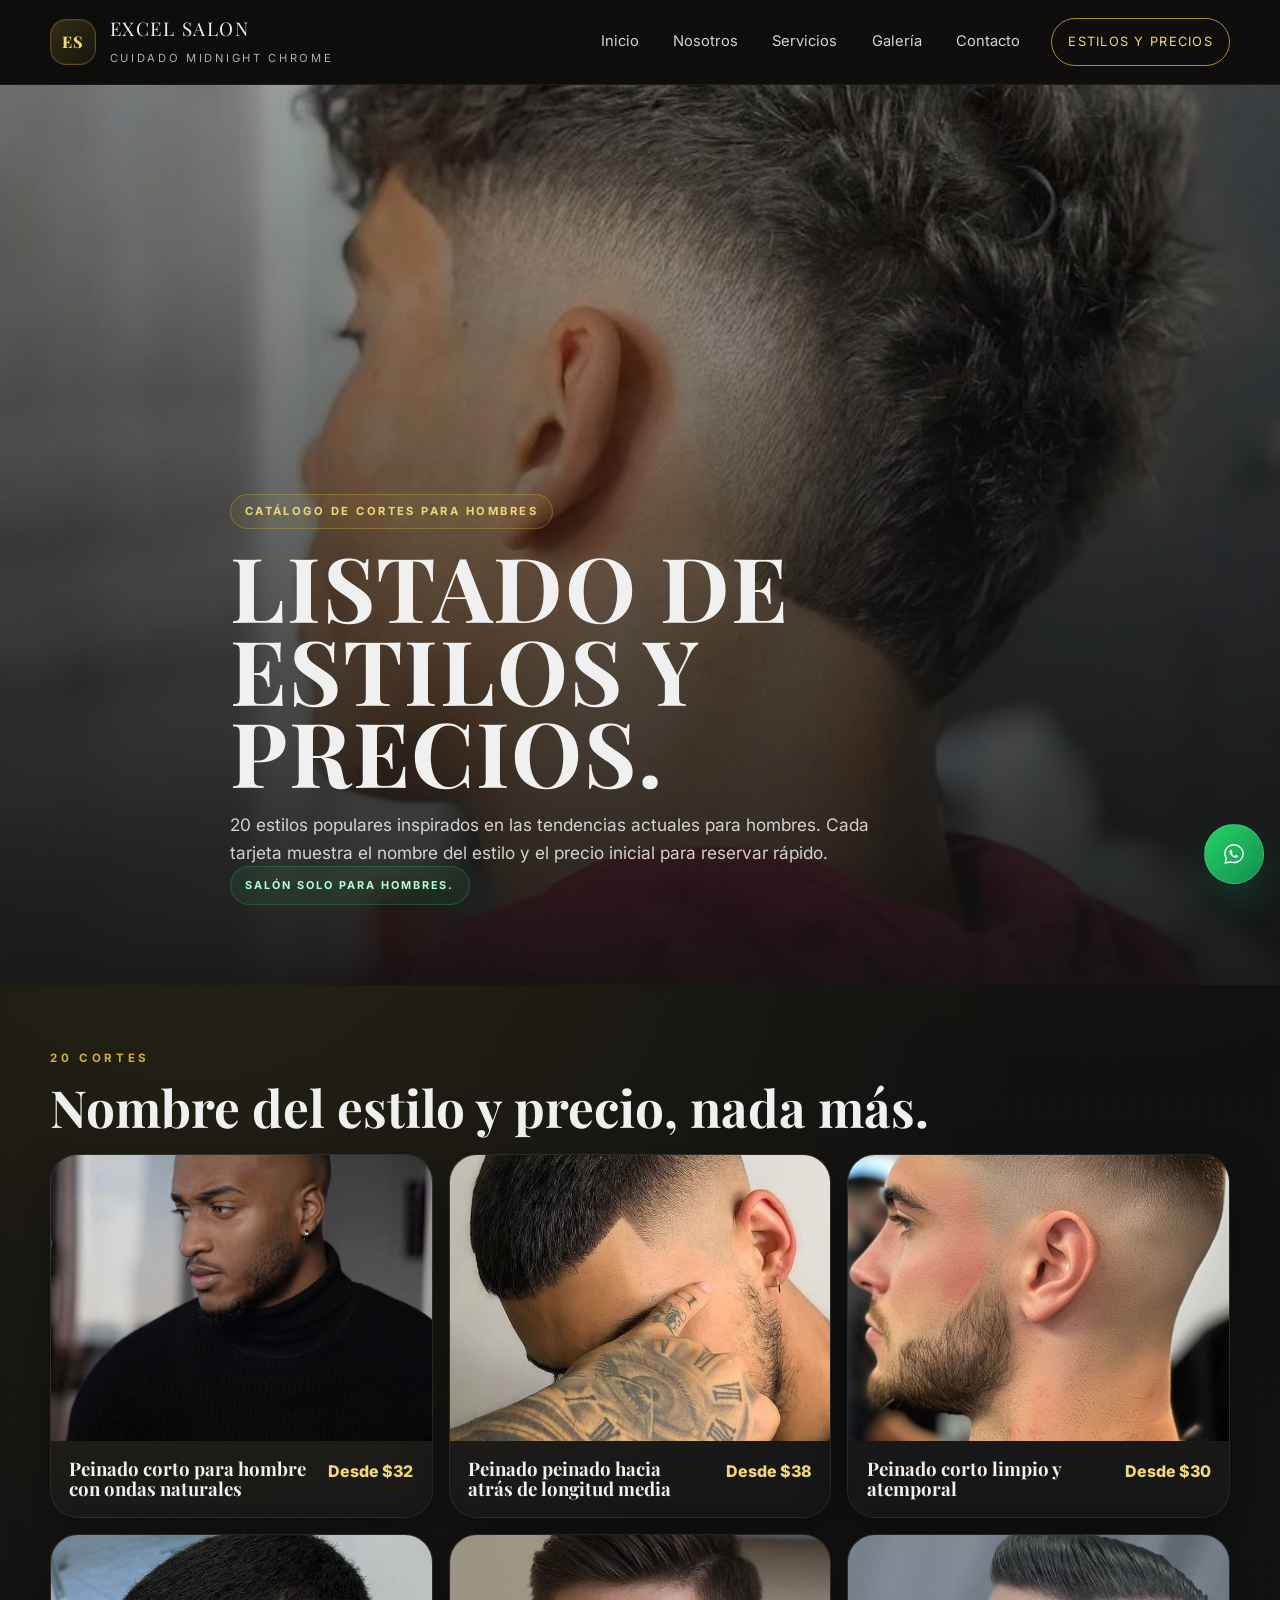
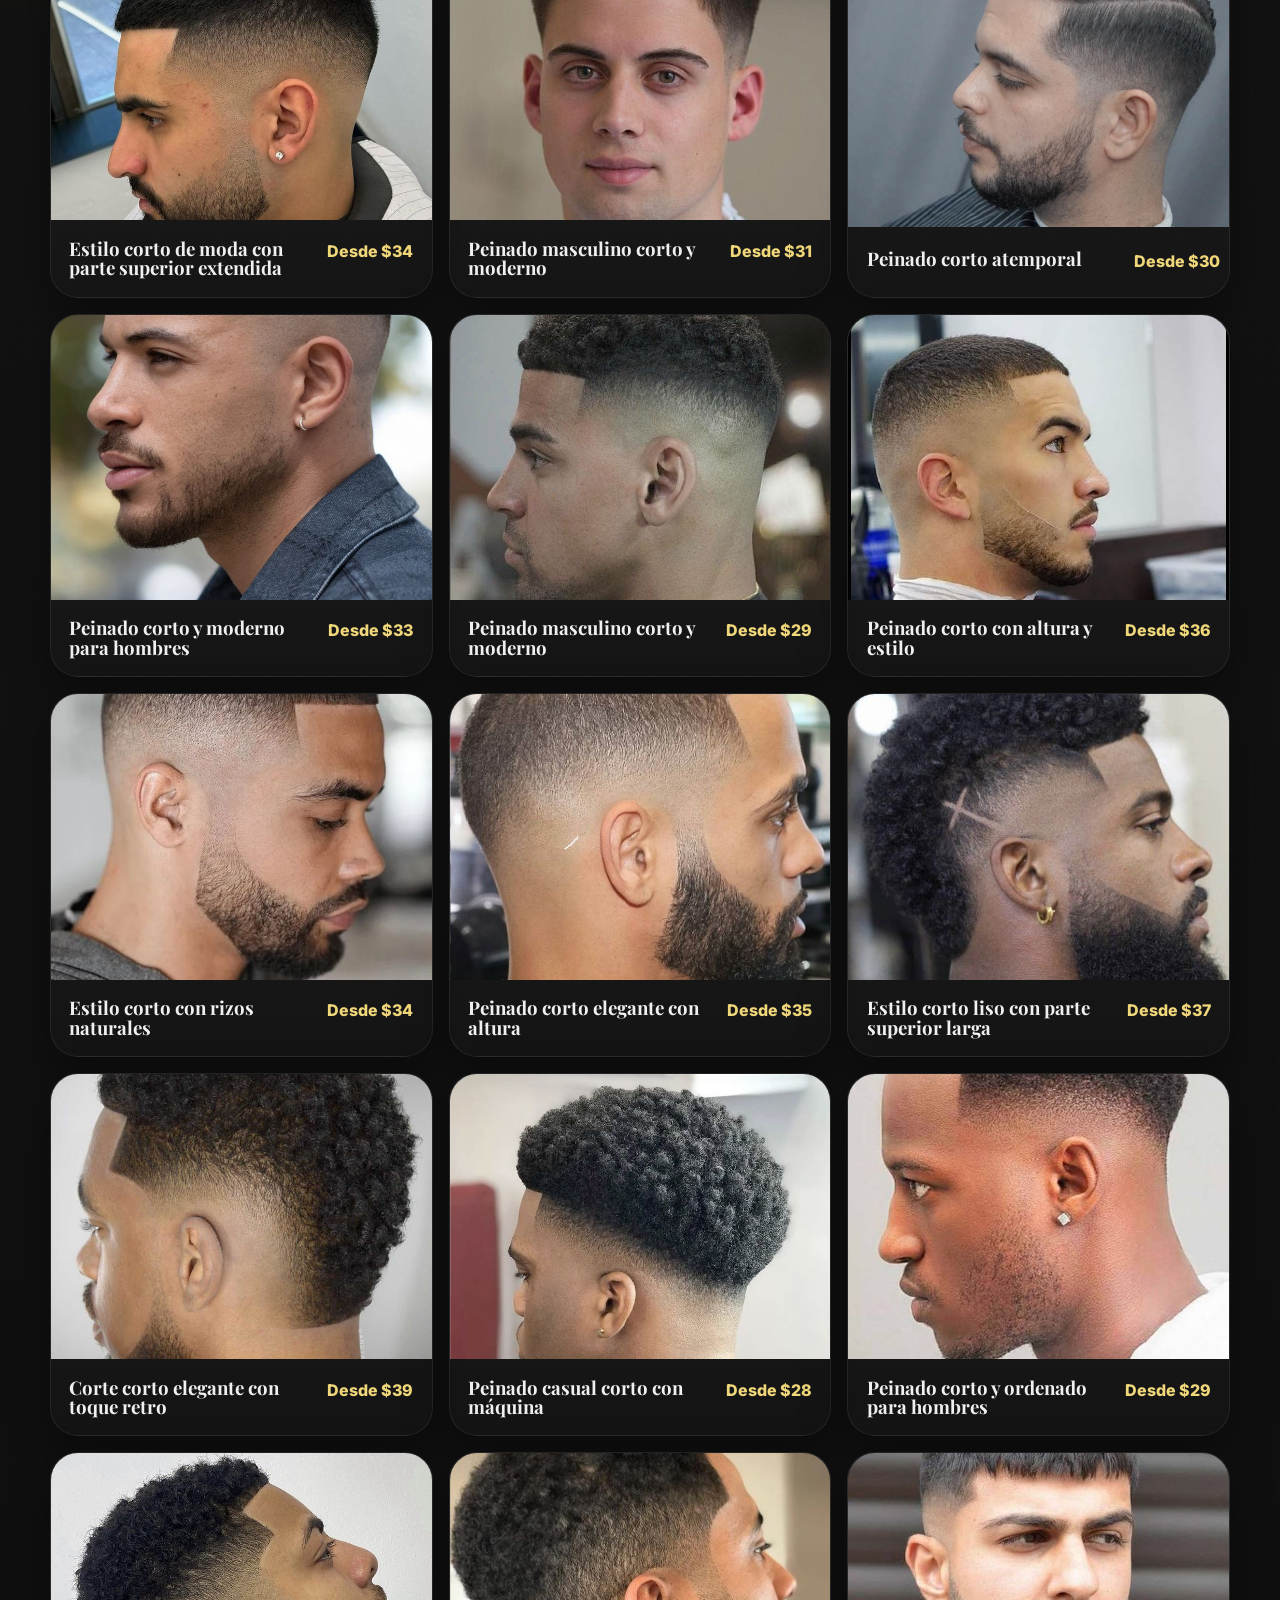
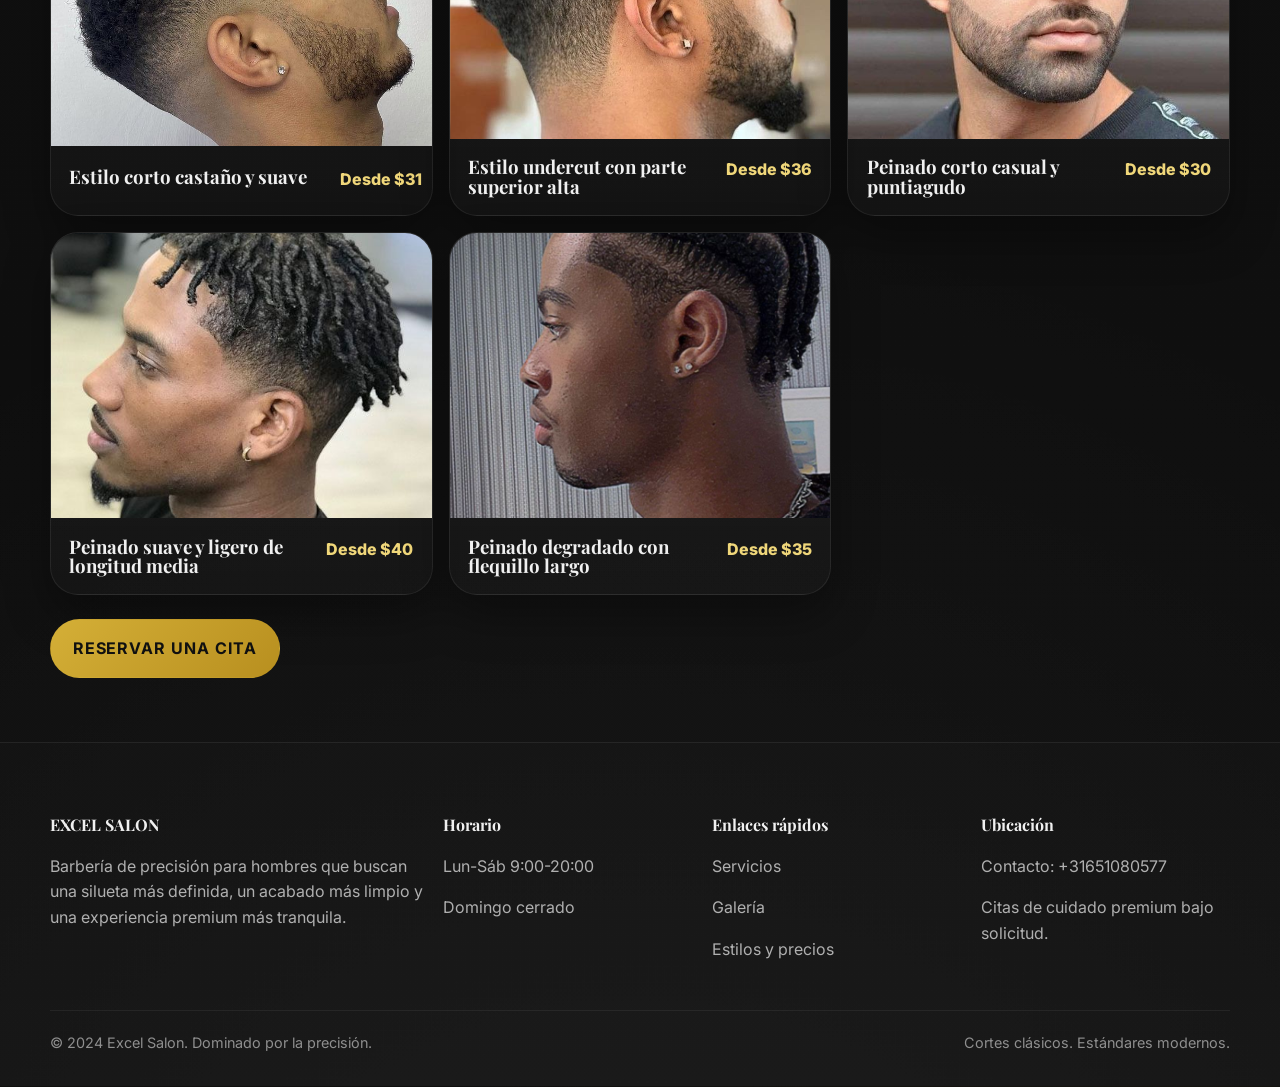
<file: styles-pricing.html>
<!doctype html>
<html lang="es">
<head>
  <meta charset="utf-8">
  <meta name="viewport" content="width=device-width, initial-scale=1">
  <meta name="description" content="Listado de peinados masculinos de Excel Salon con precios para cada corte y servicio de afeitado.">
  <title>Excel Salon | Estilos y precios</title>
  <link rel="stylesheet" href="styles.css">
</head>
<body>
  <!-- Global header injected by scripts.js -->
  <div data-global-header></div>

  <main>
    <section class="hero">
      <div class="hero-media" style="background-image:url('img/mens-28.jpg');"></div>
      <div class="container hero-copy reveal">
        <span class="hero-eyebrow">Catálogo de cortes para hombres</span>
        <h1 class="hero-title">LISTADO DE ESTILOS Y PRECIOS.</h1>
        <p>20 estilos populares inspirados en las tendencias actuales para hombres. Cada tarjeta muestra el nombre del estilo y el precio inicial para reservar rápido.</p>
        <div class="listing-note">Salón solo para hombres.</div>
      </div>
    </section>

    <section class="section compact reveal">
      <div class="container">
        <p class="section-kicker">20 cortes</p>
        <h2 class="section-title">Nombre del estilo y precio, nada más.</h2>
        <div class="listing-grid" style="margin-top:1.4rem;">
          <article class="listing-card">
            <div class="card-media" style="background-image:url('img/mens-3.jpg');"></div>
            <div class="listing-body">
              <div class="listing-head"><h3>Peinado corto para hombre con ondas naturales</h3><span class="listing-price">Desde $32</span></div>
            </div>
          </article>
          <article class="listing-card">
            <div class="card-media" style="background-image:url('img/mens-4.jpg');"></div>
            <div class="listing-body">
              <div class="listing-head"><h3>Peinado peinado hacia atrás de longitud media</h3><span class="listing-price">Desde $38</span></div>
            </div>
          </article>
          <article class="listing-card">
            <div class="card-media" style="background-image:url('img/mens-5.jpg');"></div>
            <div class="listing-body">
              <div class="listing-head"><h3>Peinado corto limpio y atemporal</h3><span class="listing-price">Desde $30</span></div>
            </div>
          </article>
          <article class="listing-card">
            <div class="card-media" style="background-image:url('img/mens-6.jpg');"></div>
            <div class="listing-body">
              <div class="listing-head"><h3>Estilo corto de moda con parte superior extendida</h3><span class="listing-price">Desde $34</span></div>
            </div>
          </article>
          <article class="listing-card">
            <div class="card-media" style="background-image:url('img/mens-7.jpg');"></div>
            <div class="listing-body">
              <div class="listing-head"><h3>Peinado masculino corto y moderno</h3><span class="listing-price">Desde $31</span></div>
            </div>
          </article>
          <article class="listing-card">
            <div class="card-media" style="background-image:url('img/mens-8.jpg');"></div>
            <div class="listing-body">
              <div class="listing-head"><h3>Peinado corto atemporal</h3><span class="listing-price">Desde $30</span></div>
            </div>
          </article>
          <article class="listing-card">
            <div class="card-media" style="background-image:url('img/mens-8-1.jpg');"></div>
            <div class="listing-body">
              <div class="listing-head"><h3>Peinado corto y moderno para hombres</h3><span class="listing-price">Desde $33</span></div>
            </div>
          </article>
          <article class="listing-card">
            <div class="card-media" style="background-image:url('img/mens-9.jpg');"></div>
            <div class="listing-body">
              <div class="listing-head"><h3>Peinado masculino corto y moderno</h3><span class="listing-price">Desde $29</span></div>
            </div>
          </article>
          <article class="listing-card">
            <div class="card-media" style="background-image:url('img/mens-10.jpg');"></div>
            <div class="listing-body">
              <div class="listing-head"><h3>Peinado corto con altura y estilo</h3><span class="listing-price">Desde $36</span></div>
            </div>
          </article>
          <article class="listing-card">
            <div class="card-media" style="background-image:url('img/mens-11.jpg');"></div>
            <div class="listing-body">
              <div class="listing-head"><h3>Estilo corto con rizos naturales</h3><span class="listing-price">Desde $34</span></div>
            </div>
          </article>
          <article class="listing-card">
            <div class="card-media" style="background-image:url('img/mens-12.jpg');"></div>
            <div class="listing-body">
              <div class="listing-head"><h3>Peinado corto elegante con altura</h3><span class="listing-price">Desde $35</span></div>
            </div>
          </article>
          <article class="listing-card">
            <div class="card-media" style="background-image:url('img/mens-13.jpg');"></div>
            <div class="listing-body">
              <div class="listing-head"><h3>Estilo corto liso con parte superior larga</h3><span class="listing-price">Desde $37</span></div>
            </div>
          </article>
          <article class="listing-card">
            <div class="card-media" style="background-image:url('img/mens-14.jpg');"></div>
            <div class="listing-body">
              <div class="listing-head"><h3>Corte corto elegante con toque retro</h3><span class="listing-price">Desde $39</span></div>
            </div>
          </article>
          <article class="listing-card">
            <div class="card-media" style="background-image:url('img/mens-15.jpg');"></div>
            <div class="listing-body">
              <div class="listing-head"><h3>Peinado casual corto con máquina</h3><span class="listing-price">Desde $28</span></div>
            </div>
          </article>
          <article class="listing-card">
            <div class="card-media" style="background-image:url('img/mens-16.jpg');"></div>
            <div class="listing-body">
              <div class="listing-head"><h3>Peinado corto y ordenado para hombres</h3><span class="listing-price">Desde $29</span></div>
            </div>
          </article>
          <article class="listing-card">
            <div class="card-media" style="background-image:url('img/mens-17.jpg');"></div>
            <div class="listing-body">
              <div class="listing-head"><h3>Estilo corto castaño y suave</h3><span class="listing-price">Desde $31</span></div>
            </div>
          </article>
          <article class="listing-card">
            <div class="card-media" style="background-image:url('img/mens-18.jpg');"></div>
            <div class="listing-body">
              <div class="listing-head"><h3>Estilo undercut con parte superior alta</h3><span class="listing-price">Desde $36</span></div>
            </div>
          </article>
          <article class="listing-card">
            <div class="card-media" style="background-image:url('img/mens-20.jpg');"></div>
            <div class="listing-body">
              <div class="listing-head"><h3>Peinado corto casual y puntiagudo</h3><span class="listing-price">Desde $30</span></div>
            </div>
          </article>
          <article class="listing-card">
            <div class="card-media" style="background-image:url('img/mens-21.jpg');"></div>
            <div class="listing-body">
              <div class="listing-head"><h3>Peinado suave y ligero de longitud media</h3><span class="listing-price">Desde $40</span></div>
            </div>
          </article>
          <article class="listing-card">
            <div class="card-media" style="background-image:url('img/mens-22.jpg');"></div>
            <div class="listing-body">
              <div class="listing-head"><h3>Peinado degradado con flequillo largo</h3><span class="listing-price">Desde $35</span></div>
            </div>
          </article>
        </div>
        <div class="action-row" style="margin-top:1.5rem;">
          <a class="btn btn-primary" href="contact.html">Reservar una cita</a>
        </div>
      </div>
    </section>
  </main>

  <!-- Global footer injected by scripts.js -->
  <div data-global-footer></div>
  <script src="scripts.js" defer></script>
</body>
</html>
</file>
<file: styles.css>
@import url('https://fonts.googleapis.com/css2?family=Inter:wght@400;500;600;700;800&family=Playfair+Display:wght@600;700;800&display=swap');

:root {
  --bg: #121212;
  --bg-soft: #171717;
  --bg-panel: #1b1b1b;
  --bg-elevated: #202020;
  --text: #f0f0f0;
  --muted: #b0b0b0;
  --line: #333333;
  --gold: #d4af37;
  --gold-soft: #f0d77a;
  --green: #25d366;
  --shadow: 0 20px 45px rgba(0, 0, 0, 0.35);
  --radius-xl: 28px;
  --radius-lg: 22px;
  --radius-md: 16px;
  --max-width: 1180px;
}

* {
  box-sizing: border-box;
}

html {
  scroll-behavior: smooth;
}

html[dir='rtl'] body {
  direction: rtl;
}

html[dir='rtl'] .header-shell .nav-wrap,
html[dir='rtl'] .hero-actions,
html[dir='rtl'] .action-row,
html[dir='rtl'] .footer-note,
html[dir='rtl'] .card-meta,
html[dir='rtl'] .listing-head,
html[dir='rtl'] .listing-actions,
html[dir='rtl'] .listing-toolbar,
html[dir='rtl'] .feature-item,
html[dir='rtl'] .price-item {
  direction: rtl;
}

html[dir='rtl'] .header-shell .nav-wrap,
html[dir='rtl'] .footer-note {
  flex-direction: row-reverse;
}

.translate-host {
  position: absolute;
  width: 1px;
  height: 1px;
  overflow: hidden;
  clip: rect(0 0 0 0);
  clip-path: inset(50%);
  white-space: nowrap;
}

.goog-te-banner-frame,
.skiptranslate iframe,
iframe.goog-te-banner-frame,
.goog-te-gadget,
.goog-te-gadget-simple,
.goog-te-gadget-icon,
.goog-te-balloon-frame,
.goog-te-ftab,
.goog-te-menu-value,
.goog-tooltip,
.goog-te-spinner-pos {
  display: none !important;
}

body {
  top: 0 !important;
}

.skiptranslate {
  display: none !important;
}

body {
  margin: 0;
  font-family: 'Inter', sans-serif;
  color: var(--text);
  background:
    radial-gradient(circle at 15% 18%, rgba(212, 175, 55, 0.12), transparent 24%),
    radial-gradient(circle at 86% 8%, rgba(212, 175, 55, 0.08), transparent 18%),
    radial-gradient(circle at 50% 110%, rgba(255, 255, 255, 0.05), transparent 28%),
    linear-gradient(180deg, #0d0d0d 0%, #121212 34%, #0e0e0e 100%);
  line-height: 1.6;
}

body::before {
  content: '';
  position: fixed;
  inset: 0;
  pointer-events: none;
  background-image:
    linear-gradient(rgba(255, 255, 255, 0.02) 1px, transparent 1px),
    linear-gradient(90deg, rgba(255, 255, 255, 0.02) 1px, transparent 1px);
  background-size: 64px 64px;
  mask-image: linear-gradient(180deg, rgba(0, 0, 0, 0.75), transparent 95%);
  z-index: -1;
}

a {
  color: inherit;
  text-decoration: none;
}

img {
  display: block;
  max-width: 100%;
}

button,
input,
textarea,
select {
  font: inherit;
}

main {
  display: block;
}

.container {
  width: min(var(--max-width), calc(100% - 2rem));
  margin: 0 auto;
}

.section {
  padding: 5.5rem 0;
}

.section.compact {
  padding: 4rem 0;
}

.section-kicker {
  text-transform: uppercase;
  letter-spacing: 0.32em;
  color: var(--gold);
  font-size: 0.72rem;
  font-weight: 700;
  margin: 0 0 0.9rem;
}

.section-title {
  font-family: 'Playfair Display', serif;
  font-size: clamp(2rem, 4vw, 4rem);
  line-height: 0.98;
  margin: 0;
}

.section-subtitle {
  color: var(--muted);
  max-width: 760px;
  margin: 1rem 0 0;
  font-size: 1.02rem;
}

.surface {
  background: linear-gradient(180deg, rgba(255, 255, 255, 0.03), rgba(255, 255, 255, 0));
  border: 1px solid rgba(255, 255, 255, 0.06);
  box-shadow: var(--shadow);
}

.panel {
  background: linear-gradient(180deg, rgba(255, 255, 255, 0.045), rgba(255, 255, 255, 0.015));
  border: 1px solid rgba(255, 255, 255, 0.07);
  border-radius: var(--radius-xl);
  box-shadow: var(--shadow);
}

.grid-2 {
  display: grid;
  grid-template-columns: repeat(2, minmax(0, 1fr));
  gap: 1.5rem;
}

.grid-3 {
  display: grid;
  grid-template-columns: repeat(3, minmax(0, 1fr));
  gap: 1.25rem;
}

.grid-4 {
  display: grid;
  grid-template-columns: repeat(4, minmax(0, 1fr));
  gap: 1.25rem;
}

.hero {
  position: relative;
  min-height: 100svh;
  display: grid;
  align-items: end;
  padding: 8rem 0 5rem;
  overflow: clip;
}

.hero::before {
  content: '';
  position: absolute;
  inset: 0;
  background: linear-gradient(180deg, rgba(18, 18, 18, 0.3) 0%, rgba(18, 18, 18, 0.65) 55%, rgba(18, 18, 18, 0.95) 100%);
  z-index: 0;
}

.hero-media {
  position: absolute;
  inset: 0;
  z-index: -1;
  background-position: center;
  background-size: cover;
  filter: saturate(1.02) contrast(1.02);
}

.hero-copy {
  position: relative;
  z-index: 1;
  max-width: 820px;
}

.hero-eyebrow {
  display: inline-flex;
  align-items: center;
  gap: 0.5rem;
  margin-bottom: 1rem;
  padding: 0.5rem 0.85rem;
  border: 1px solid rgba(212, 175, 55, 0.34);
  border-radius: 999px;
  color: var(--gold-soft);
  background: rgba(212, 175, 55, 0.08);
  text-transform: uppercase;
  letter-spacing: 0.22em;
  font-size: 0.7rem;
  font-weight: 700;
}

.hero-title {
  font-family: 'Playfair Display', serif;
  font-size: clamp(3rem, 7vw, 6.4rem);
  line-height: 0.92;
  margin: 0;
  text-transform: uppercase;
  letter-spacing: 0.02em;
}

.hero-copy p {
  max-width: 690px;
  color: rgba(240, 240, 240, 0.85);
  font-size: 1.08rem;
  margin: 1.15rem 0 0;
}

.hero-actions,
.action-row {
  display: flex;
  flex-wrap: wrap;
  gap: 0.9rem;
  margin-top: 1.6rem;
}

.btn {
  display: inline-flex;
  align-items: center;
  justify-content: center;
  gap: 0.55rem;
  padding: 0.98rem 1.35rem;
  border-radius: 999px;
  border: 1px solid transparent;
  font-weight: 700;
  letter-spacing: 0.06em;
  text-transform: uppercase;
  transition: transform 0.25s ease, border-color 0.25s ease, background 0.25s ease, color 0.25s ease;
}

.btn:hover {
  transform: translateY(-2px);
}

.btn-primary {
  background: linear-gradient(135deg, var(--gold) 0%, #b88f1f 100%);
  color: #101010;
}

.btn-secondary {
  background: transparent;
  color: var(--text);
  border-color: rgba(255, 255, 255, 0.14);
}

.btn-outline {
  background: transparent;
  color: var(--gold-soft);
  border-color: rgba(212, 175, 55, 0.7);
}

.header-shell {
  position: sticky;
  top: 0;
  z-index: 1000;
  backdrop-filter: blur(18px);
  background: rgba(12, 12, 12, 0.68);
  border-bottom: 1px solid rgba(255, 255, 255, 0.06);
}

.header-shell.scrolled {
  background: rgba(12, 12, 12, 0.92);
}

.header-shell .nav-wrap {
  width: min(var(--max-width), calc(100% - 2rem));
  margin: 0 auto;
  min-height: 84px;
  display: flex;
  align-items: center;
  justify-content: space-between;
  gap: 1rem;
}

.brand {
  display: inline-flex;
  align-items: center;
  gap: 0.85rem;
  min-width: fit-content;
}

.brand-mark {
  width: 46px;
  height: 46px;
  border-radius: 16px;
  display: grid;
  place-items: center;
  background: linear-gradient(135deg, rgba(212, 175, 55, 0.2), rgba(212, 175, 55, 0.05));
  border: 1px solid rgba(212, 175, 55, 0.3);
  box-shadow: inset 0 0 0 1px rgba(255, 255, 255, 0.05);
  font-family: 'Playfair Display', serif;
  color: var(--gold-soft);
  font-weight: 800;
  letter-spacing: 0.06em;
}

.brand-name {
  font-family: 'Playfair Display', serif;
  font-size: 1.18rem;
  letter-spacing: 0.08em;
}

.brand-tag {
  font-size: 0.7rem;
  letter-spacing: 0.24em;
  text-transform: uppercase;
  color: var(--muted);
}

.nav-main {
  display: flex;
  align-items: center;
  gap: 1rem;
  flex-wrap: wrap;
  justify-content: flex-end;
}

.nav-links {
  display: flex;
  align-items: center;
  gap: 0.25rem;
  flex-wrap: wrap;
}

.nav-links a,
.mobile-links a {
  padding: 0.7rem 0.95rem;
  border-radius: 999px;
  font-size: 0.92rem;
  color: rgba(240, 240, 240, 0.88);
  transition: background 0.25s ease, color 0.25s ease, border-color 0.25s ease;
}

.nav-links a:hover,
.nav-links a.active,
.mobile-links a:hover,
.mobile-links a.active {
  background: rgba(212, 175, 55, 0.11);
  color: var(--gold-soft);
}

.nav-cta {
  padding: 0.82rem 1rem;
  border-radius: 999px;
  border: 1px solid rgba(212, 175, 55, 0.78);
  color: var(--gold-soft);
  text-transform: uppercase;
  font-size: 0.8rem;
  letter-spacing: 0.1em;
  white-space: nowrap;
}

.menu-toggle {
  display: none;
  border: 1px solid rgba(255, 255, 255, 0.12);
  background: rgba(255, 255, 255, 0.03);
  color: var(--text);
  border-radius: 14px;
  width: 48px;
  height: 48px;
}

.mobile-menu {
  display: none;
  position: fixed;
  inset: 84px 0 auto 0;
  background: rgba(11, 11, 11, 0.98);
  backdrop-filter: blur(20px);
  border-bottom: 1px solid rgba(255, 255, 255, 0.06);
  z-index: 999;
  padding: 1.25rem;
}

.mobile-menu.open {
  display: block;
}

.mobile-links {
  display: grid;
  gap: 0.5rem;
}

.mobile-links .nav-cta {
  display: inline-flex;
  width: fit-content;
  margin-top: 0.35rem;
}

.card {
  overflow: hidden;
  border-radius: var(--radius-xl);
  background: linear-gradient(180deg, rgba(255, 255, 255, 0.05), rgba(255, 255, 255, 0.02));
  border: 1px solid rgba(255, 255, 255, 0.07);
  box-shadow: var(--shadow);
}

.card-media {
  position: relative;
  min-height: 240px;
  background-size: cover;
  background-position: center;
}

.card-body {
  padding: 1.3rem;
}

.card-body h3,
.card-body h4 {
  margin: 0 0 0.55rem;
  font-family: 'Playfair Display', serif;
  line-height: 1.08;
}

.card-body p {
  margin: 0;
  color: var(--muted);
}

.card-meta {
  display: flex;
  justify-content: space-between;
  gap: 1rem;
  align-items: center;
  margin-top: 1rem;
  color: var(--gold-soft);
  font-weight: 700;
}

.card-link {
  font-size: 0.82rem;
  letter-spacing: 0.1em;
  text-transform: uppercase;
  color: var(--gold-soft);
}

.stat-strip {
  display: grid;
  grid-template-columns: repeat(3, minmax(0, 1fr));
  gap: 1rem;
  margin-top: 1.5rem;
}

.stat {
  padding: 1.1rem 1.2rem;
  border-radius: var(--radius-lg);
  background: rgba(255, 255, 255, 0.04);
  border: 1px solid rgba(255, 255, 255, 0.07);
}

.stat strong {
  display: block;
  font-family: 'Playfair Display', serif;
  font-size: 1.55rem;
  color: var(--gold-soft);
}

.stat span {
  color: var(--muted);
  font-size: 0.92rem;
}

.split {
  display: grid;
  grid-template-columns: 1.05fr 0.95fr;
  gap: 1.5rem;
  align-items: center;
}

.copy-block {
  padding: 2rem;
}

.copy-block p {
  color: var(--muted);
  margin: 1rem 0 0;
}

.pill-list {
  display: flex;
  flex-wrap: wrap;
  gap: 0.7rem;
  margin-top: 1.2rem;
}

.pill {
  border: 1px solid rgba(255, 255, 255, 0.08);
  border-radius: 999px;
  padding: 0.55rem 0.9rem;
  color: var(--text);
  background: rgba(255, 255, 255, 0.03);
  font-size: 0.9rem;
}

.feature-list {
  display: grid;
  gap: 1rem;
}

.feature-item {
  display: grid;
  grid-template-columns: 88px 1fr;
  gap: 1rem;
  align-items: center;
  padding: 0.95rem;
  border-radius: var(--radius-lg);
  background: rgba(255, 255, 255, 0.04);
  border: 1px solid rgba(255, 255, 255, 0.06);
}

.feature-thumb {
  width: 88px;
  height: 88px;
  border-radius: 18px;
  object-fit: cover;
}

.feature-item h4,
.price-item h4,
.review h4,
.team-card h4,
.info-card h4 {
  margin: 0 0 0.35rem;
  font-family: 'Playfair Display', serif;
}

.review-grid {
  display: grid;
  grid-template-columns: repeat(3, minmax(0, 1fr));
  gap: 1rem;
}

.review {
  padding: 1.3rem;
  border-radius: var(--radius-lg);
  background: rgba(255, 255, 255, 0.04);
  border: 1px solid rgba(255, 255, 255, 0.06);
}

.review p,
.team-card p,
.info-card p,
.price-item p,
.faq-item p,
.hours-table td,
.hours-table th {
  color: var(--muted);
}

.cta-banner {
  border-radius: calc(var(--radius-xl) + 4px);
  padding: 2.25rem;
  background: linear-gradient(135deg, rgba(212, 175, 55, 0.16), rgba(255, 255, 255, 0.04));
  border: 1px solid rgba(212, 175, 55, 0.24);
}

.cta-banner h2 {
  font-family: 'Playfair Display', serif;
  font-size: clamp(1.8rem, 3vw, 3rem);
  margin: 0;
}

.caption {
  font-size: 0.85rem;
  text-transform: uppercase;
  letter-spacing: 0.16em;
  color: var(--gold-soft);
}

.team-card,
.info-card,
.price-item,
.faq-item {
  padding: 1.2rem;
  border-radius: var(--radius-lg);
  background: rgba(255, 255, 255, 0.04);
  border: 1px solid rgba(255, 255, 255, 0.06);
}

.team-avatar {
  height: 260px;
  border-radius: 20px;
  background-size: cover;
  background-position: center;
  margin-bottom: 1rem;
}

.price-grid {
  display: grid;
  gap: 1rem;
}

.listing-note {
  display: inline-flex;
  align-items: center;
  gap: 0.5rem;
  padding: 0.6rem 0.9rem;
  border-radius: 999px;
  background: rgba(37, 211, 102, 0.08);
  border: 1px solid rgba(37, 211, 102, 0.25);
  color: #b7ffd0;
  text-transform: uppercase;
  letter-spacing: 0.18em;
  font-size: 0.68rem;
  font-weight: 700;
}

.listing-toolbar {
  display: flex;
  flex-wrap: wrap;
  gap: 0.7rem;
  margin-top: 1.25rem;
}

.listing-chip {
  padding: 0.6rem 0.9rem;
  border-radius: 999px;
  border: 1px solid rgba(255, 255, 255, 0.08);
  background: rgba(255, 255, 255, 0.03);
  color: var(--muted);
  font-size: 0.85rem;
}

.listing-grid {
  display: grid;
  grid-template-columns: repeat(3, minmax(0, 1fr));
  gap: 1rem;
}

.listing-card {
  overflow: hidden;
  border-radius: var(--radius-xl);
  background: linear-gradient(180deg, rgba(255, 255, 255, 0.05), rgba(255, 255, 255, 0.02));
  border: 1px solid rgba(255, 255, 255, 0.07);
  box-shadow: var(--shadow);
  display: grid;
}

.listing-card .card-media {
  min-height: 0;
  aspect-ratio: 4 / 3;
  width: 100%;
  background-position: center;
}

.listing-body {
  padding: 1.15rem;
  display: grid;
  gap: 0.8rem;
}

.listing-head {
  display: flex;
  justify-content: space-between;
  gap: 1rem;
  align-items: flex-start;
}

.listing-head h3 {
  margin: 0;
  font-family: 'Playfair Display', serif;
  line-height: 1.05;
}

.listing-price {
  color: var(--gold-soft);
  font-weight: 800;
  white-space: nowrap;
}

.listing-body p {
  margin: 0;
  color: var(--muted);
}

.listing-meta {
  display: flex;
  flex-wrap: wrap;
  gap: 0.5rem;
}

.listing-pill {
  padding: 0.45rem 0.7rem;
  border-radius: 999px;
  background: rgba(212, 175, 55, 0.08);
  border: 1px solid rgba(212, 175, 55, 0.16);
  color: var(--gold-soft);
  font-size: 0.75rem;
  letter-spacing: 0.08em;
  text-transform: uppercase;
}

.listing-actions {
  display: flex;
  flex-wrap: wrap;
  gap: 0.7rem;
  margin-top: 0.2rem;
}

.listing-banner {
  display: grid;
  gap: 0.85rem;
  padding: 1.2rem 1.4rem;
  border-radius: var(--radius-lg);
  background: linear-gradient(135deg, rgba(37, 211, 102, 0.08), rgba(212, 175, 55, 0.08));
  border: 1px solid rgba(255, 255, 255, 0.06);
}

.listing-banner strong {
  color: var(--text);
}

.price-item {
  display: grid;
  grid-template-columns: 96px 1fr auto;
  gap: 1rem;
  align-items: center;
}

.price-thumb {
  width: 96px;
  height: 96px;
  border-radius: 20px;
  object-fit: cover;
}

.price-tag {
  min-width: 92px;
  text-align: right;
  color: var(--gold-soft);
  font-weight: 800;
}

.gallery-grid {
  display: grid;
  grid-template-columns: repeat(3, minmax(0, 1fr));
  gap: 1rem;
}

.gallery-marquee {
  margin-top: 1.3rem;
  overflow: hidden;
  border-radius: var(--radius-xl);
  border: 1px solid rgba(255, 255, 255, 0.08);
  background: rgba(255, 255, 255, 0.03);
  box-shadow: var(--shadow);
}

.gallery-marquee-track {
  display: flex;
  width: max-content;
  gap: 0.8rem;
  padding: 0.8rem;
  animation: gallery-scroll 36s linear infinite;
}

.gallery-marquee-track img {
  width: 260px;
  aspect-ratio: 4 / 3;
  object-fit: cover;
  border-radius: 14px;
  border: 1px solid rgba(255, 255, 255, 0.08);
  flex-shrink: 0;
}

@keyframes gallery-scroll {
  0% {
    transform: translateX(0);
  }
  100% {
    transform: translateX(calc(-50% - 0.4rem));
  }
}

.gallery-grid .card-media {
  min-height: 260px;
}

.before-after {
  display: grid;
  grid-template-columns: repeat(2, minmax(0, 1fr));
  gap: 1rem;
}

.before,
.after {
  padding: 1rem;
  border-radius: var(--radius-lg);
  background: rgba(255, 255, 255, 0.04);
  border: 1px solid rgba(255, 255, 255, 0.06);
}

.map-frame {
  width: 100%;
  min-height: 420px;
  border: 0;
  border-radius: var(--radius-xl);
  filter: grayscale(1) contrast(1.05) brightness(0.85);
  box-shadow: var(--shadow);
}

.form-grid {
  display: grid;
  gap: 1rem;
}

.field {
  display: grid;
  gap: 0.45rem;
}

.field label {
  font-size: 0.82rem;
  text-transform: uppercase;
  letter-spacing: 0.16em;
  color: var(--gold-soft);
}

.field input,
.field textarea,
.field select {
  width: 100%;
  padding: 0.95rem 1rem;
  border-radius: 16px;
  background: rgba(255, 255, 255, 0.04);
  color: var(--text);
  border: 1px solid rgba(255, 255, 255, 0.08);
  outline: none;
}

.field textarea {
  min-height: 160px;
  resize: vertical;
}

.field input::placeholder,
.field textarea::placeholder {
  color: #8d8d8d;
}

.contact-grid {
  display: grid;
  grid-template-columns: 1.1fr 0.9fr;
  gap: 1.5rem;
}

.info-stack {
  display: grid;
  gap: 1rem;
}

.hours-table {
  width: 100%;
  border-collapse: collapse;
  overflow: hidden;
  border-radius: var(--radius-lg);
}

.hours-table th,
.hours-table td {
  text-align: left;
  padding: 0.85rem 1rem;
  border-bottom: 1px solid rgba(255, 255, 255, 0.06);
}

.hours-table th {
  color: var(--gold-soft);
}

.footer {
  padding: 4.3rem 0 2rem;
  border-top: 1px solid rgba(255, 255, 255, 0.06);
  background: linear-gradient(180deg, rgba(255, 255, 255, 0.01), rgba(255, 255, 255, 0.02));
}

.footer-grid {
  display: grid;
  grid-template-columns: 1.5fr 1fr 1fr 1fr;
  gap: 1.25rem;
}

.footer h4 {
  font-family: 'Playfair Display', serif;
  margin: 0 0 0.85rem;
}

.footer a,
.footer p {
  color: var(--muted);
}

.footer a:hover {
  color: var(--gold-soft);
}

.footer-note {
  margin-top: 2rem;
  padding-top: 1.2rem;
  border-top: 1px solid rgba(255, 255, 255, 0.06);
  display: flex;
  gap: 1rem;
  flex-wrap: wrap;
  align-items: center;
  justify-content: space-between;
  color: #8f8f8f;
  font-size: 0.9rem;
}

.floating-whatsapp {
  position: fixed;
  right: 1rem;
  bottom: 1rem;
  z-index: 1100;
}

.whatsapp-button {
  position: relative;
  width: 60px;
  height: 60px;
  display: grid;
  place-items: center;
  border-radius: 50%;
  background: linear-gradient(135deg, #25d366 0%, #138d4f 100%);
  border: 1px solid rgba(255, 255, 255, 0.15);
  box-shadow: 0 18px 36px rgba(19, 141, 79, 0.28);
  animation: pulse 2.6s infinite;
}

.whatsapp-button:hover .whatsapp-tooltip,
.whatsapp-button:focus-visible .whatsapp-tooltip {
  opacity: 1;
  transform: translateY(0);
}

.whatsapp-tooltip {
  position: absolute;
  right: 72px;
  bottom: 10px;
  white-space: nowrap;
  background: rgba(18, 18, 18, 0.96);
  color: var(--text);
  border: 1px solid rgba(255, 255, 255, 0.08);
  border-radius: 999px;
  padding: 0.65rem 0.9rem;
  font-size: 0.84rem;
  opacity: 0;
  transform: translateY(4px);
  transition: opacity 0.2s ease, transform 0.2s ease;
  box-shadow: var(--shadow);
}

.reveal {
  opacity: 0;
  transform: translateY(22px);
  transition: opacity 0.7s ease, transform 0.7s ease;
}

.reveal.visible {
  opacity: 1;
  transform: translateY(0);
}

@keyframes pulse {
  0% {
    box-shadow: 0 0 0 0 rgba(37, 211, 102, 0.55), 0 18px 36px rgba(19, 141, 79, 0.28);
  }
  70% {
    box-shadow: 0 0 0 18px rgba(37, 211, 102, 0), 0 18px 36px rgba(19, 141, 79, 0.28);
  }
  100% {
    box-shadow: 0 0 0 0 rgba(37, 211, 102, 0), 0 18px 36px rgba(19, 141, 79, 0.28);
  }
}

@media (max-width: 1080px) {
  .grid-4,
  .footer-grid,
  .contact-grid,
  .split {
    grid-template-columns: 1fr 1fr;
  }

  .gallery-grid,
  .grid-3,
  .review-grid,
  .listing-grid,
  .price-item {
    grid-template-columns: 1fr 1fr;
  }

  .price-item {
    align-items: start;
  }

  .price-tag {
    text-align: left;
  }
}

@media (max-width: 840px) {
  .header-shell .nav-wrap {
    min-height: 76px;
  }

  .nav-main,
  .nav-links {
    display: none;
  }

  .menu-toggle {
    display: inline-grid;
    place-items: center;
  }

  .mobile-menu {
    display: none;
  }

  .mobile-menu.open {
    display: block;
  }

  .grid-2,
  .grid-3,
  .grid-4,
  .split,
  .footer-grid,
  .contact-grid,
  .gallery-grid,
  .review-grid,
  .listing-grid,
  .before-after,
  .stat-strip {
    grid-template-columns: 1fr;
  }

  .hero {
    min-height: 86svh;
    padding-top: 6.5rem;
  }

  .hero-copy {
    max-width: 100%;
  }

  .hero-title {
    font-size: clamp(2.7rem, 12vw, 4.8rem);
  }

  .section {
    padding: 4.3rem 0;
  }

  .card-media,
  .listing-card .card-media,
  .gallery-grid .card-media,
  .team-avatar,
  .map-frame {
    min-height: 220px;
  }

  .listing-card .card-media {
    aspect-ratio: 4 / 3;
  }

  .feature-item {
    grid-template-columns: 1fr;
  }

  .gallery-marquee-track img {
    width: 220px;
  }

  .feature-thumb {
    width: 100%;
    height: 220px;
  }

  .price-item {
    grid-template-columns: 1fr;
  }

  .price-thumb {
    width: 100%;
    height: 220px;
  }
}

@media (max-width: 520px) {
  .container {
    width: min(var(--max-width), calc(100% - 1.2rem));
  }

  .hero-copy p,
  .section-subtitle {
    font-size: 0.98rem;
  }

  .cta-banner,
  .copy-block,
  .card-body,
  .team-card,
  .info-card,
  .price-item,
  .faq-item,
  .review {
    padding: 1rem;
  }

  .hero-actions,
  .action-row {
    gap: 0.7rem;
  }

  .btn,
  .nav-cta {
    width: 100%;
    justify-content: center;
  }

  .whatsapp-button {
    width: 56px;
    height: 56px;
  }

  .whatsapp-tooltip {
    right: 66px;
  }

  .gallery-marquee-track {
    animation-duration: 26s;
  }

  .gallery-marquee-track img {
    width: 180px;
  }
}
</file>
